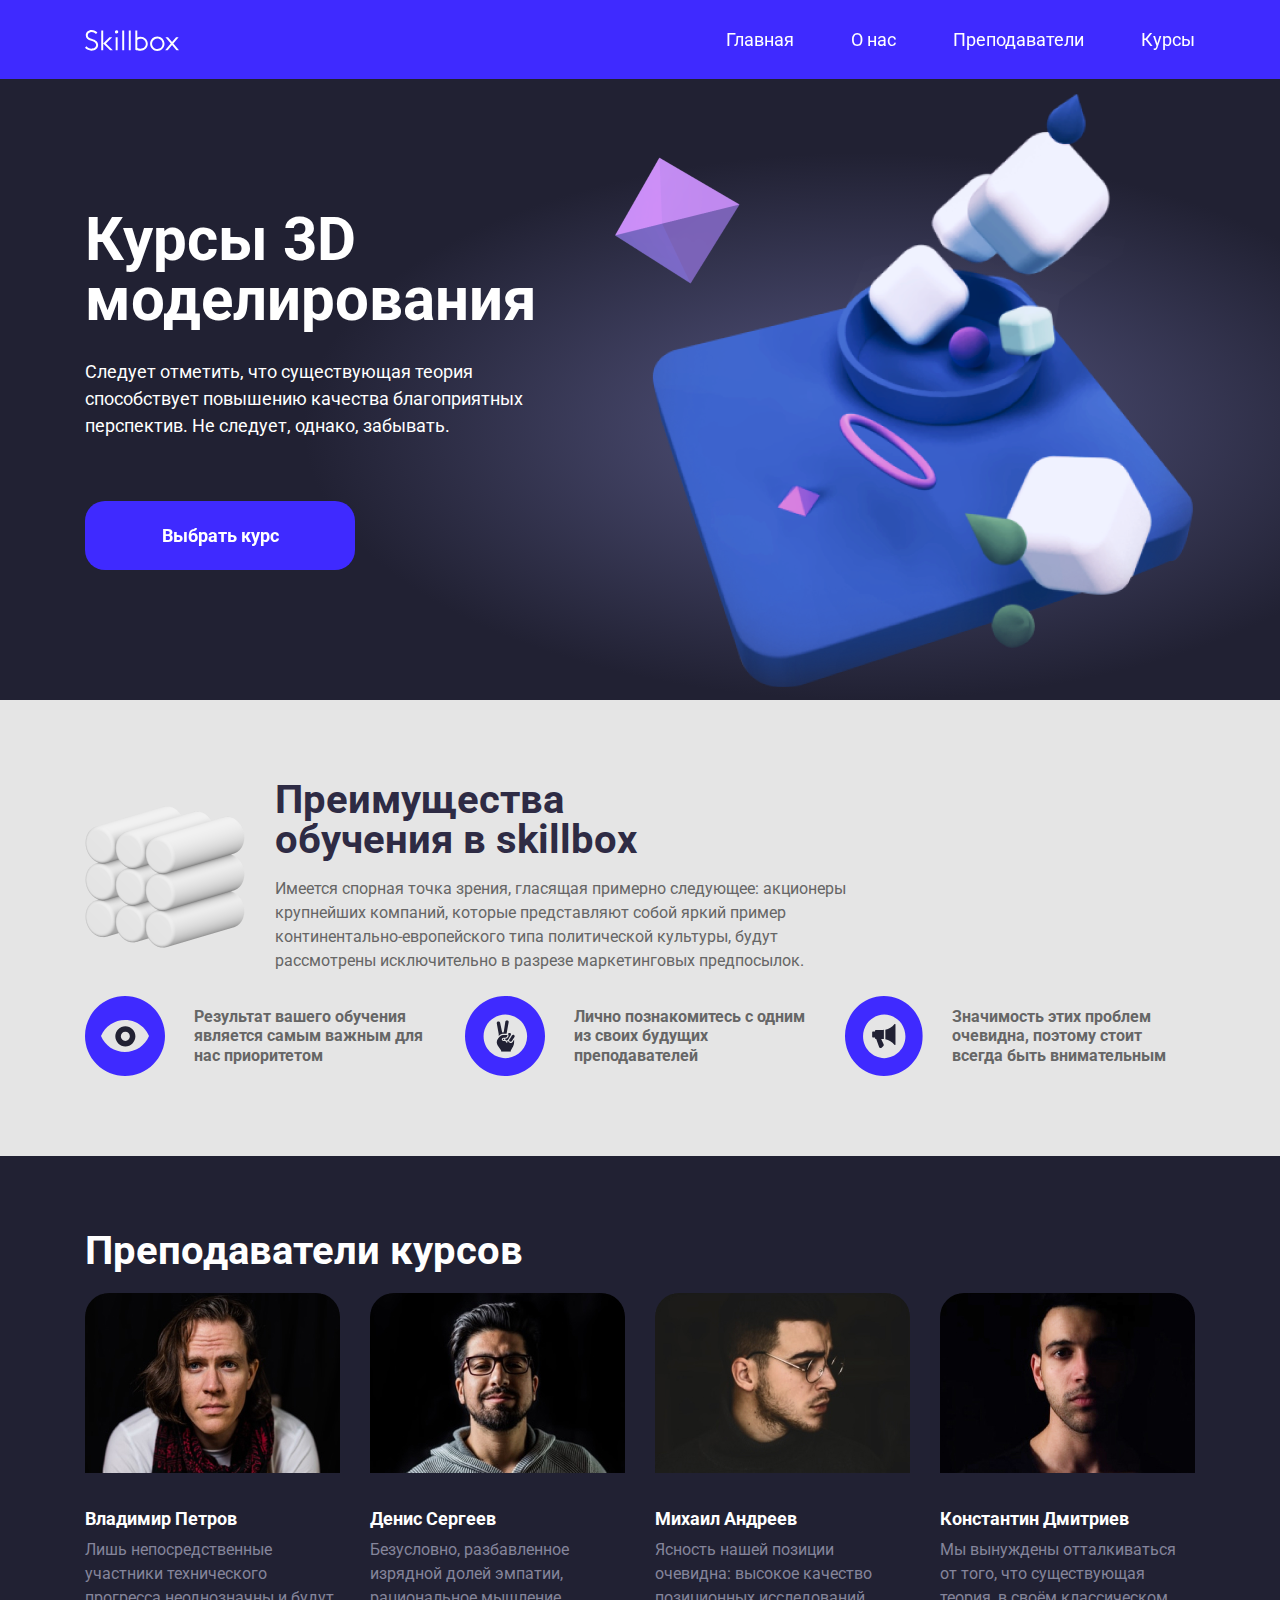
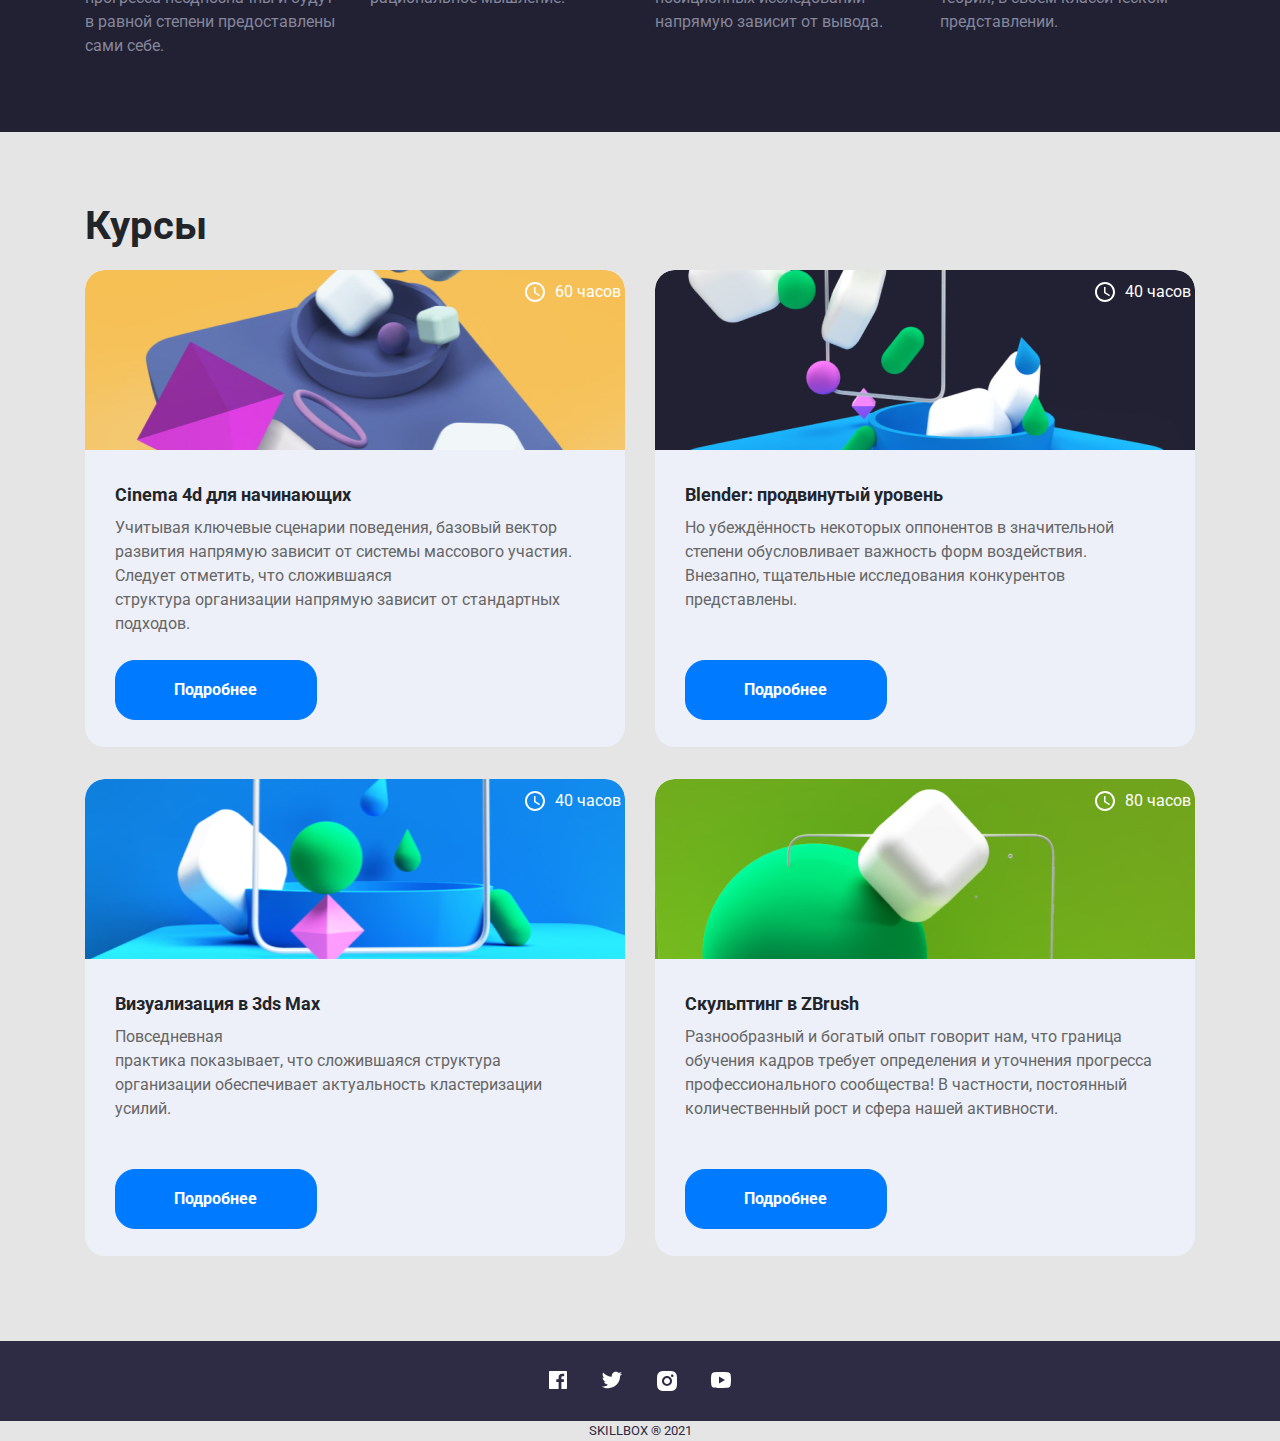
<file: Courses/index.html>
<!DOCTYPE html>
<html lang="ru">
<head>
    <meta charset="UTF-8">
    <meta http-equiv="X-UA-Compatible" content="IE=edge">
    <meta name="viewport" content="width=device-width, initial-scale=1.0">
    <title>Курсы 3D моделирования</title>
    <link rel="preconnect" href="https://fonts.googleapis.com">
    <link rel="preconnect" href="https://fonts.gstatic.com" crossorigin>
    <link href="https://fonts.googleapis.com/css2?family=Roboto:wght@400;700&display=swap" rel="stylesheet">
    <link rel="icon" href="img/svg/icon.svg">
    <link rel="stylesheet" href="css/normalize.css">
    <link href="css/hover-min.css" rel="stylesheet">
    <link rel="stylesheet" href="css/bootstrap.min.css">
    <link rel="stylesheet" href="css/style.css">
    <link rel="stylesheet" href="css/media.css">
</head>
<body>
    <header class="header">
      <div class="container">
        <div class="row">
          <div class="col-lg-12 header-container flex">
            <div class="nav-brand" aria-label="Логотип">
              <picture>
                <source srcset="./img/svg/logo-mobile.svg" media="(max-width: 426px)">
                <img src="./img/svg/logo.svg" alt="Логотип">
              </picture>
            </div>
            <nav class="header__nav">
              <ul class="navbar-nav nav__list">
                <li class="navbar-item nav__item"><a class="nav-link nav__link hvr-bob" href="#">Главная</a></li>
                <li class="navbar-item nav__item"><a class="nav-link nav__link hvr-bob" href="#">О нас</a></li>
                <li class="navbar-item nav__item"><a class="nav-link nav__link hvr-bob" href="#">Преподаватели</a></li>
                <li class="navbar-item nav__item"><a class="nav-link nav__link hvr-bob" href="#">Курсы</a></li>
              </ul>
            </nav>
            <div class="header-btn">
            <button class="btn-reset burger">
            <span class="burger__line"></span>
            <span class="burger__line"></span>
            <span class="burger__line"></span>
            </button>
            </div>
          </div>
        </div>
      </div>
    </header>
    
  <main>

    <section class="hero">
      <div class="hero-container container">
        <div class="row hero-row">
          <div class="col-xl-5 col-lg-5 col-md-6 col-sm-8 hero-container__text hero-text">
            <h1 class="hero-text__title">Курсы&nbsp;3D моделирования</h1>
            <p class="hero-text__descr">Следует отметить, что существующая теория способствует повышению качества благоприятных перспектив. Не&nbsp;следует, однако, забывать.</p>
            <button class="btn hero-text__btn hvr-float-shadow">Выбрать курс</button>
          </div>
          <div class="col-xl-7 col-lg-6 col-md-5 col-sm-5" aria-disabled="true">
            <picture>
              <source srcset="./img/png/Hero-img-tablet.png" media="(max-width: 992px)">
              <img class="hero-img" src="./img/png/Hero-img.png" alt="">
            </picture>
          </div>
        </div>
      </div>
    </section>

    <section class="advantage">
      <div class="container advantage-container">
        <div class="row advantage-row">
          <div class="col-lg-2 col-md-4 col-sm-4 col-xs-4">
            <img class="advantage-img" src="img/png/adv-img.png" alt="">
          </div>
          <div class="col-lg-7 col-md-8 col-sm-8 col-xs-8">
            <div class="row adv-text">
              <h2 class="advantages-title col-xl-8">Преимущества обучения в&nbsp;skillbox</h2>
              <p class="advantage-descr col-xl-11">Имеется спорная точка зрения, гласящая примерно следующее: акционеры крупнейших компаний, которые представляют собой яркий пример континентально-европейского типа политической культуры, будут рассмотрены исключительно в&nbsp;разрезе маркетинговых предпосылок.</p>
            </div>
          </div>
        </div>
        <div class="row">
          <div class="col-lg-4 col-md-4 col-sm-4 adv-card">
            <div class="adv-card__img">
              <img src="./img/svg/eye.svg" alt="">
            </div>
              <p class="adv-card__descr">Результат вашего обучения является самым важным для нас приоритетом</p>
          </div>
          <div class="adv-card col-lg-4 col-md-4 col-sm-4 adv-card">
            <div class="adv-card__img">
              <img src="./img/svg/fingers.svg" alt="">
            </div>
              <p class="adv-card__descr">Лично познакомитесь с&nbsp;одним из&nbsp;своих будущих преподавателей</p>
          </div>
            <div class="adv-card col-lg-4 col-md-4 col-sm-4 adv-card">
              <div class="adv-card__img">
                <img src="./img/svg/mouthpiece.svg" alt="">
              </div>
              <p class="adv-card__descr">Значимость этих проблем очевидна, поэтому стоит всегда быть внимательным</p>
            </div>
        </div>
      </div>
    </section>

    <section class="teachers">
      <div class="container teachers-container">
        <h2 class="teachers-title">Преподаватели курсов</h2>
        <div class="row">
          <ul class="teachers-list flex">
            <li class="teacher-card col-xl-3 col-lg-4 col-md-6 col-sm-6">
              <div class="teacher-card__img">
                <picture>
                  <source srcset="./img/jpg/teacher-1-mobile.jpg" media="(max-width: 426px)">
                  <source srcset="./img/jpg/teacher-1-tablet-sm.jpg" media="(max-width: 767px)">
                  <source srcset="./img/jpg/teacher-1-tablet.jpg" media="(max-width: 992px)">
                  <img class="teacher-card-photo" src="./img/jpg/teacher-1.jpg" alt="">
                </picture>
              </div>
            <h3 class="teacher-card__name">Владимир Петров</h3>
            <p class="teacher-card__quote">Лишь непосредственные участники технического прогресса неоднозначны и&nbsp;будут в&nbsp;равной степени предоставлены сами себе.</p>
            </li>
            <li class="teacher-card col-xl-3 col-lg-4 col-md-6 col-sm-6">
              <div class="teacher-card__img">
                <picture>
                  <source srcset="./img/jpg/teacher-2-mobile.jpg" media="(max-width: 426px)">
                  <source srcset="./img/jpg/teacher-2-tablet-sm.jpg" media="(max-width: 767px)">
                  <source srcset="./img/jpg/teacher-2-tablet.jpg" media="(max-width: 992px)">
                  <img class="teacher-card-photo" src="./img/jpg/teacher-2.jpg" alt="">
                </picture>
              </div>
            <h3 class="teacher-card__name">Денис Сергеев</h3>
            <p class="teacher-card__quote">Безусловно, разбавленное изрядной долей эмпатии, рациональное мышление.</p>
            </li>
            <li class="teacher-card col-xl-3 col-lg-4 col-md-6 col-sm-6">
              <div class="teacher-card__img">
                <picture>
                  <source srcset="./img/jpg/teacher-3-mobile.jpg" media="(max-width: 426px)">
                  <source srcset="./img/jpg/teacher-3-tablet-sm.jpg" media="(max-width: 767px)">
                  <source srcset="./img/jpg/teacher-3-tablet.jpg" media="(max-width: 992px)">
                  <img class="teacher-card-photo" src="./img/jpg/teacher-3.jpg" alt="">
                </picture>
              </div>
            <h3 class="teacher-card__name">Михаил Андреев</h3>
            <p class="teacher-card__quote">Ясность нашей позиции очевидна: высокое качество позиционных исследований напрямую зависит от&nbsp;вывода.</p>
            </li>
            <li class="teacher-card col-xl-3 col-lg-4 col-md-6 col-sm-6">
              <div class="teacher-card__img">
                <picture>
                  <source srcset="./img/jpg/teacher-4-mobile.jpg" media="(max-width: 426px)">
                  <source srcset="./img/jpg/teacher-4-tablet-sm.jpg" media="(max-width: 767px)">
                  <source srcset="./img/jpg/teacher-4-tablet.jpg" media="(max-width: 992px)">
                  <img class="teacher-card-photo" src="./img/jpg/teacher-4.jpg" alt="">
                </picture>
              </div>
            <h3 class="teacher-card__name">Константин Дмитриев</h3>
            <p class="teacher-card__quote">Мы вынуждены отталкиваться от того, что существующая теория, в своём классическом представлении.</p>
            </li>
          </ul>
        </div>
      </div>
    </section>

    <section class="courses">
      <div class="container courses-container">
        <h2 class="courses-title">Курсы</h2>
        <div class="row">

        <div class="col-lg-6 col-md-6 col-sm-6 card-margin">
          <div class="course-card course-img course-card-1__img">
          <div class="course-card__hours">
            <span class="clock-face"><svg width="24" height="24" viewBox="0 0 24 24" fill="none" xmlns="http://www.w3.org/2000/svg">
              <g clip-path="url(#clip0_51_89)">
              <path d="M11.99 2C6.47 2 2 6.48 2 12C2 17.52 6.47 22 11.99 22C17.52 22 22 17.52 22 12C22 6.48 17.52 2 11.99 2ZM12 20C7.58 20 4 16.42 4 12C4 7.58 7.58 4 12 4C16.42 4 20 7.58 20 12C20 16.42 16.42 20 12 20Z" fill="white"/>
              <path d="M12.5 7H11V13L16.25 16.15L17 14.92L12.5 12.25V7Z" fill="white"/>
              </g>
              <defs>
              <clippath id="clip0_51_89">
              <rect width="24" height="24" fill="white"/>
              </clippath>
              </defs>
              </svg></span>
            <span class="clock-hours">60 часов</span>
          </div>
          <div class="course-article">
          <h4 class="course-article__title">Cinema 4d&nbsp;для начинающих</h4>
          <p class="course-article__text">Учитывая ключевые сценарии поведения, базовый вектор развития напрямую зависит от&nbsp;системы массового участия. Следует отметить, что сложившаяся <br> структура организации напрямую зависит от стандартных подходов.</p>
          </div>
          <button class="btn btn-primary course-card__btn">Подробнее</button>
        </div>
        </div>

        <div class="col-lg-6 col-md-6 col-sm-6 card-margin">
          <div class="course-card course-img course-card-2__img">
          <div class="course-card__hours">
            <span class="clock-face"><svg width="24" height="24" viewBox="0 0 24 24" fill="none" xmlns="http://www.w3.org/2000/svg">
              <g clip-path="url(#clip0_51_89)">
              <path d="M11.99 2C6.47 2 2 6.48 2 12C2 17.52 6.47 22 11.99 22C17.52 22 22 17.52 22 12C22 6.48 17.52 2 11.99 2ZM12 20C7.58 20 4 16.42 4 12C4 7.58 7.58 4 12 4C16.42 4 20 7.58 20 12C20 16.42 16.42 20 12 20Z" fill="white"/>
              <path d="M12.5 7H11V13L16.25 16.15L17 14.92L12.5 12.25V7Z" fill="white"/>
              </g>
              <defs>
              <clippath id="clip0_51_89">
              <rect width="24" height="24" fill="white"/>
              </clippath>
              </defs>
              </svg></span>
            <span class="clock-hours">40 часов</span>
          </div>
          <div class="course-article">
          <h4 class="course-article__title">Blender: продвинутый уровень</h4>
          <p class="course-article__text">Но&nbsp;убеждённость некоторых оппонентов в&nbsp;значительной <br> степени обусловливает важность форм воздействия. <br> Внезапно, тщательные исследования конкурентов представлены.</p>
          </div>
          <button class="btn btn-primary course-card__btn">Подробнее</button>
        </div>
        </div>

        <div class="col-lg-6 col-md-6 col-sm-6 card-margin">
          <div class="course-card course-img course-card-3__img">
          <div class="course-card__hours">
            <span class="clock-face"><svg width="24" height="24" viewBox="0 0 24 24" fill="none" xmlns="http://www.w3.org/2000/svg">
              <g clip-path="url(#clip0_51_89)">
              <path d="M11.99 2C6.47 2 2 6.48 2 12C2 17.52 6.47 22 11.99 22C17.52 22 22 17.52 22 12C22 6.48 17.52 2 11.99 2ZM12 20C7.58 20 4 16.42 4 12C4 7.58 7.58 4 12 4C16.42 4 20 7.58 20 12C20 16.42 16.42 20 12 20Z" fill="white"/>
              <path d="M12.5 7H11V13L16.25 16.15L17 14.92L12.5 12.25V7Z" fill="white"/>
              </g>
              <defs>
              <clippath id="clip0_51_89">
              <rect width="24" height="24" fill="white"/>
              </clippath>
              </defs>
              </svg></span>
            <span class="clock-hours">40 часов</span>
          </div>
          <div class="course-article">
          <h4 class="course-article__title">Визуализация в 3ds&nbsp;Max</h4>
          <p class="course-article__text">Повседневная <br> практика показывает, что сложившаяся структура организации обеспечивает актуальность кластеризации усилий.</p>
          </div>
          <button class="btn btn-primary course-card__btn">Подробнее</button>
        </div>
        </div>

        <div class="col-lg-6 col-md-6 col-sm-6 card-margin">
          <div class="course-card course-img course-card-4__img">
          <div class="course-card__hours">
            <span class="clock-face"><svg width="24" height="24" viewBox="0 0 24 24" fill="none" xmlns="http://www.w3.org/2000/svg">
              <g clip-path="url(#clip0_51_89)">
              <path d="M11.99 2C6.47 2 2 6.48 2 12C2 17.52 6.47 22 11.99 22C17.52 22 22 17.52 22 12C22 6.48 17.52 2 11.99 2ZM12 20C7.58 20 4 16.42 4 12C4 7.58 7.58 4 12 4C16.42 4 20 7.58 20 12C20 16.42 16.42 20 12 20Z" fill="white"/>
              <path d="M12.5 7H11V13L16.25 16.15L17 14.92L12.5 12.25V7Z" fill="white"/>
              </g>
              <defs>
              <clippath id="clip0_51_89">
              <rect width="24" height="24" fill="white"/>
              </clippath>
              </defs>
              </svg></span>
            <span class="clock-hours">80 часов</span>
          </div>
          <div class="course-article">
          <h4 class="course-article__title">Скульптинг в&nbsp;ZBrush</h4>
          <p class="course-article__text">Разнообразный и богатый опыт говорит нам, что граница обучения кадров требует определения и уточнения прогресса профессионального сообщества! В частности, постоянный количественный рост и сфера нашей активности.</p>
          </div>
          <button class="btn btn-primary course-card__btn">Подробнее</button>
        </div>
        </div>

      </div>
      </div>
    </section>
    </main>

    <footer>
      <section class="footer">
        <div class="footer-up">
          <div class="social-net container">
            <div class="row">
              <ul class="social-net__list col-xl-12">
                <li class="social-item"><a href="#"><svg width="18" height="18" viewBox="0 0 18 18" fill="none" xmlns="http://www.w3.org/2000/svg">
                <path d="M12.402 18V11.034H14.735L15.084 8.326H12.402V6.598C12.402 5.814 12.62 5.279 13.744 5.279H15.178V2.857C14.4838 2.78334 13.7861 2.74762 13.088 2.75C11.021 2.75 9.606 4.012 9.606 6.33V8.326H7.268V11.034H9.606V18H1C0.734784 18 0.48043 17.8946 0.292893 17.7071C0.105357 17.5196 0 17.2652 0 17V1C0 0.734784 0.105357 0.48043 0.292893 0.292893C0.48043 0.105357 0.734784 0 1 0H17C17.2652 0 17.5196 0.105357 17.7071 0.292893C17.8946 0.48043 18 0.734784 18 1V17C18 17.2652 17.8946 17.5196 17.7071 17.7071C17.5196 17.8946 17.2652 18 17 18H12.402Z" fill="white"/>
                </svg></a></li>
                <li class="social-item"><a href="#"><svg width="22" height="18" viewBox="0 0 22 18" fill="none" xmlns="http://www.w3.org/2000/svg">
                <path d="M21.1621 2.65593C20.3986 2.99362 19.589 3.2154 18.7601 3.31393C19.6338 2.79136 20.2878 1.96894 20.6001 0.999927C19.7801 1.48793 18.8811 1.82993 17.9441 2.01493C17.3147 1.34151 16.4804 0.89489 15.571 0.744511C14.6616 0.594133 13.728 0.748418 12.9153 1.18338C12.1026 1.61834 11.4564 2.30961 11.0772 3.14972C10.6979 3.98983 10.6068 4.93171 10.8181 5.82893C9.15516 5.74558 7.52838 5.31345 6.04334 4.56059C4.55829 3.80773 3.24818 2.75097 2.19805 1.45893C1.82634 2.09738 1.63101 2.82315 1.63205 3.56193C1.63205 5.01193 2.37005 6.29293 3.49205 7.04293C2.82806 7.02202 2.17869 6.84271 1.59805 6.51993V6.57193C1.59825 7.53763 1.93242 8.47354 2.5439 9.22099C3.15538 9.96843 4.00653 10.4814 4.95305 10.6729C4.33667 10.84 3.69036 10.8646 3.06305 10.7449C3.32992 11.5762 3.85006 12.3031 4.55064 12.824C5.25123 13.3449 6.09718 13.6337 6.97005 13.6499C6.10253 14.3313 5.10923 14.8349 4.04693 15.1321C2.98464 15.4293 1.87418 15.5142 0.779053 15.3819C2.69075 16.6114 4.91615 17.264 7.18905 17.2619C14.8821 17.2619 19.0891 10.8889 19.0891 5.36193C19.0891 5.18193 19.0841 4.99993 19.0761 4.82193C19.8949 4.23009 20.6017 3.49695 21.1631 2.65693L21.1621 2.65593Z" fill="white"/>
                </svg></a></li>
                <li class="social-item"><a href="#"><svg width="20" height="20" viewBox="0 0 20 20" fill="none" xmlns="http://www.w3.org/2000/svg">
                <path d="M10 0C12.717 0 13.056 0.00999994 14.122 0.0599999C15.187 0.11 15.912 0.277 16.55 0.525C17.21 0.779 17.766 1.123 18.322 1.678C18.8305 2.1779 19.224 2.78259 19.475 3.45C19.722 4.087 19.89 4.813 19.94 5.878C19.987 6.944 20 7.283 20 10C20 12.717 19.99 13.056 19.94 14.122C19.89 15.187 19.722 15.912 19.475 16.55C19.2247 17.2178 18.8311 17.8226 18.322 18.322C17.822 18.8303 17.2173 19.2238 16.55 19.475C15.913 19.722 15.187 19.89 14.122 19.94C13.056 19.987 12.717 20 10 20C7.283 20 6.944 19.99 5.878 19.94C4.813 19.89 4.088 19.722 3.45 19.475C2.78233 19.2245 2.17753 18.8309 1.678 18.322C1.16941 17.8222 0.775931 17.2175 0.525 16.55C0.277 15.913 0.11 15.187 0.0599999 14.122C0.0129999 13.056 0 12.717 0 10C0 7.283 0.00999994 6.944 0.0599999 5.878C0.11 4.812 0.277 4.088 0.525 3.45C0.775236 2.78218 1.1688 2.17732 1.678 1.678C2.17767 1.16923 2.78243 0.775729 3.45 0.525C4.088 0.277 4.812 0.11 5.878 0.0599999C6.944 0.0129999 7.283 0 10 0ZM10 5C8.67392 5 7.40215 5.52678 6.46447 6.46447C5.52678 7.40215 5 8.67392 5 10C5 11.3261 5.52678 12.5979 6.46447 13.5355C7.40215 14.4732 8.67392 15 10 15C11.3261 15 12.5979 14.4732 13.5355 13.5355C14.4732 12.5979 15 11.3261 15 10C15 8.67392 14.4732 7.40215 13.5355 6.46447C12.5979 5.52678 11.3261 5 10 5ZM16.5 4.75C16.5 4.41848 16.3683 4.10054 16.1339 3.86612C15.8995 3.6317 15.5815 3.5 15.25 3.5C14.9185 3.5 14.6005 3.6317 14.3661 3.86612C14.1317 4.10054 14 4.41848 14 4.75C14 5.08152 14.1317 5.39946 14.3661 5.63388C14.6005 5.8683 14.9185 6 15.25 6C15.5815 6 15.8995 5.8683 16.1339 5.63388C16.3683 5.39946 16.5 5.08152 16.5 4.75ZM10 7C10.7956 7 11.5587 7.31607 12.1213 7.87868C12.6839 8.44129 13 9.20435 13 10C13 10.7956 12.6839 11.5587 12.1213 12.1213C11.5587 12.6839 10.7956 13 10 13C9.20435 13 8.44129 12.6839 7.87868 12.1213C7.31607 11.5587 7 10.7956 7 10C7 9.20435 7.31607 8.44129 7.87868 7.87868C8.44129 7.31607 9.20435 7 10 7Z" fill="white"/>
                </svg></a></li>
                <li class="social-item"><a href="#"><svg width="20" height="16" viewBox="0 0 20 16" fill="none" xmlns="http://www.w3.org/2000/svg">
                <path d="M19.543 2.498C20 4.28 20 8 20 8C20 8 20 11.72 19.543 13.502C19.289 14.487 18.546 15.262 17.605 15.524C15.896 16 10 16 10 16C10 16 4.107 16 2.395 15.524C1.45 15.258 0.708 14.484 0.457 13.502C2.98023e-08 11.72 0 8 0 8C0 8 2.98023e-08 4.28 0.457 2.498C0.711 1.513 1.454 0.738 2.395 0.476C4.107 -1.78814e-07 10 0 10 0C10 0 15.896 -1.78814e-07 17.605 0.476C18.55 0.742 19.292 1.516 19.543 2.498ZM8 11.5L14 8L8 4.5V11.5Z" fill="white"/>
                </svg>
                </a></li>
              </ul>
            </div>
          </div>
        </div>
      <div class="footer-down">
      <div class="footer-skillbox">
        <span>SKILLBOX ® 2021</span>
      </div>
      </div>
      </section>
    </footer>
    <script src = "./js/index.js"></script>
    
</body>
</html>
</file>
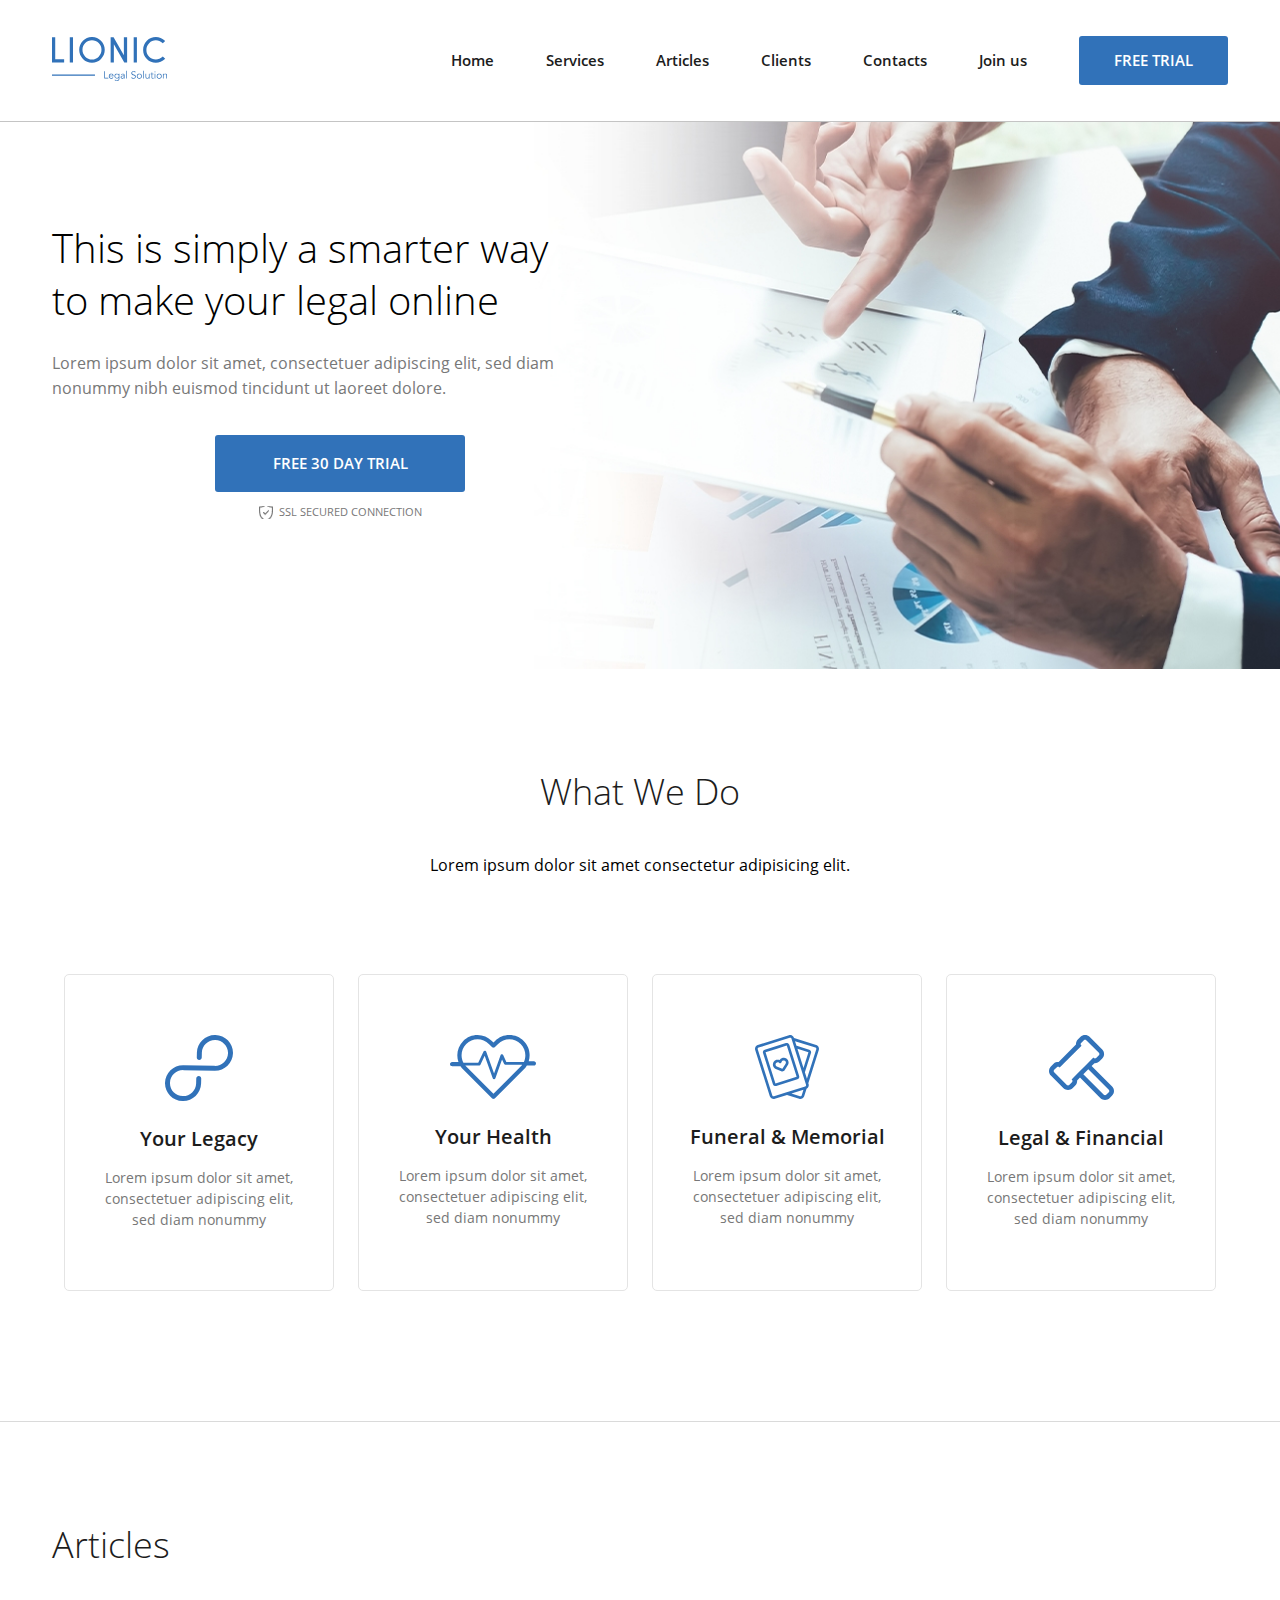
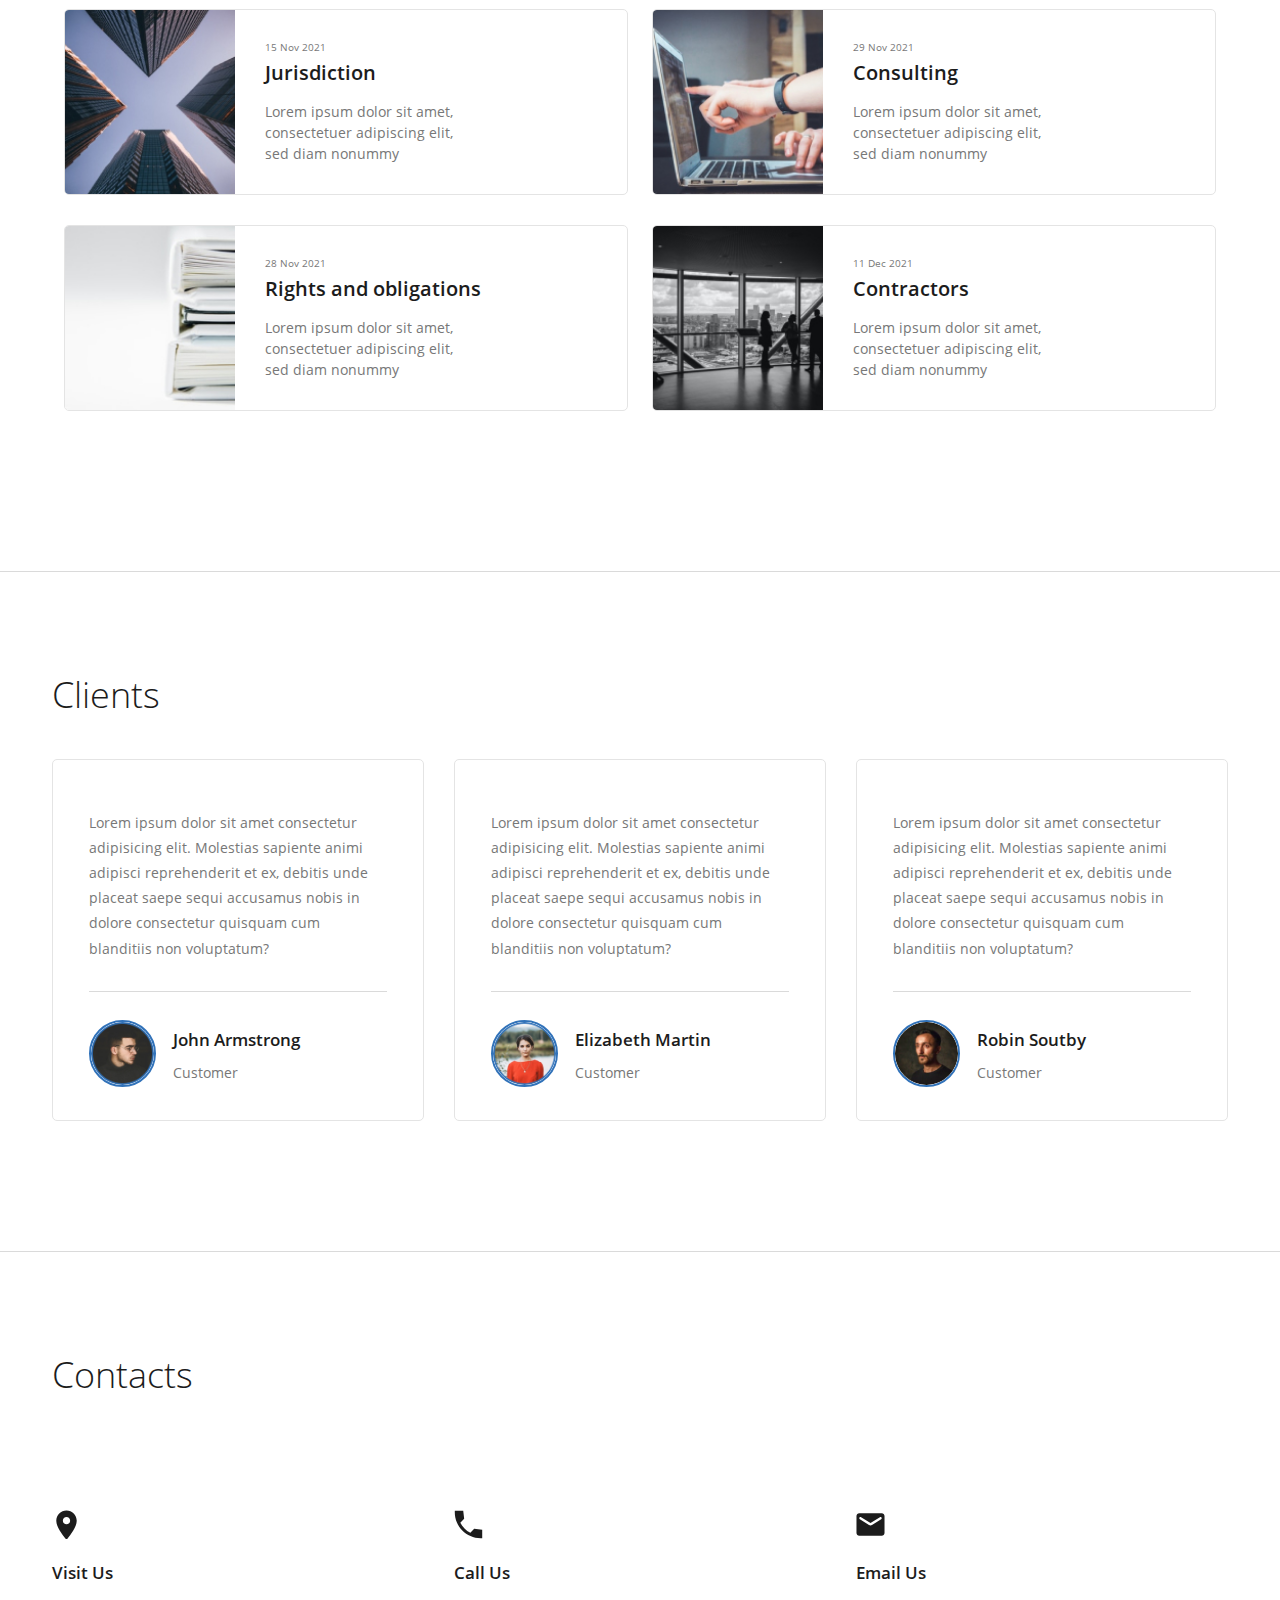
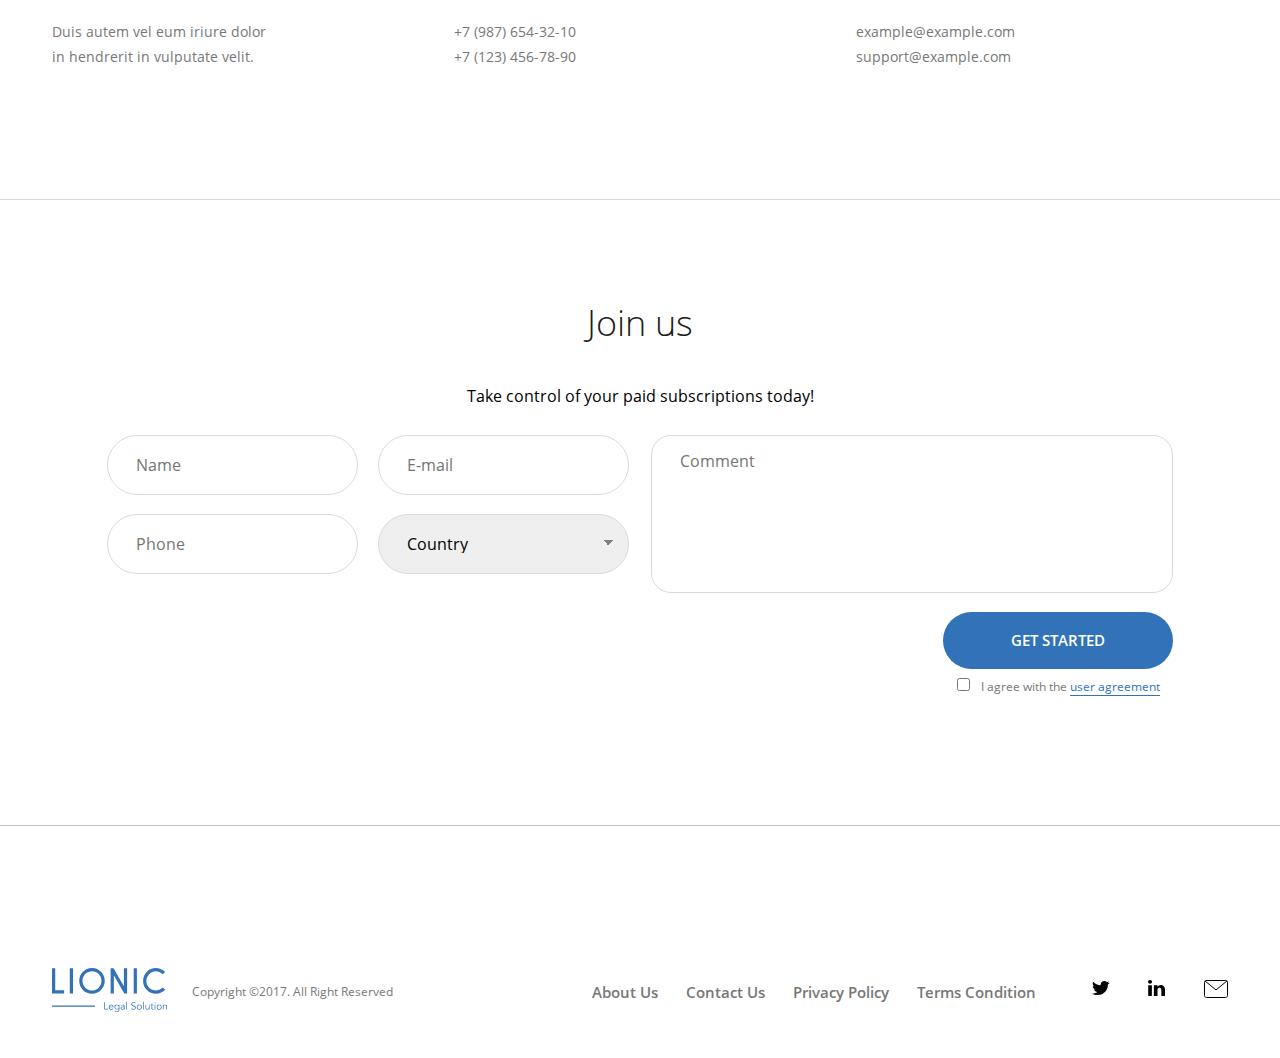
<file: Lionic/index.html>
<!DOCTYPE html>
<html lang="en">
  <head>
    <meta charset="UTF-8" />
    <meta name="viewport" content="width=device-width, initial-scale=1.0" />
    <title>Lionic</title>
    <link rel="stylesheet" href="css/normalize.css" />
    <link rel="stylesheet" href="css/bootstrap-grid.min.css" />
    <link rel="stylesheet" href="css/style.css" />
    <link rel="stylesheet" href="css/media.css" />
  </head>
  <body>
    <header class="header" id="home">
      <div class="header__container container flex">
        <a href="#" class="header__logo">
          <img src="img/Vector.svg" alt="Logo" />
        </a>
        <nav class="nav header__nav">
          <ul class="nav__list list-reset flex">
            <li class="nav__item">
              <a href="#home" class="nav__link">Home</a>
            </li>
            <li class="nav__item">
              <a href="#services" class="nav__link">Services</a>
            </li>
            <li class="nav__item">
              <a href="#articles" class="nav__link">Articles</a>
            </li>
            <li class="nav__item">
              <a href="#clients" class="nav__link">Clients</a>
            </li>
            <li class="nav__item">
              <a href="#contacts" class="nav__link">Contacts</a>
            </li>
            <li class="nav__item">
              <a href="#join-us" class="nav__link">Join us</a>
            </li>
          </ul>
        </nav>
        <button class="header__btn btn btn-reset">Free trial</button>
        <button class="btn-reset burger">
          <span class="burger__line"></span>
          <span class="burger__line"></span>
          <span class="burger__line"></span>
        </button>
      </div>
    </header>
    <main class="main">
      <section id="hero" class="hero">
        <div class="container">
          <div class="row">
            <div class="col-lg-6 col-md-6 col-sm-12">
              <h1 class="hero__title">
                This is&nbsp;simply a&nbsp;smarter way to&nbsp;make your legal
                online
              </h1>
              <p class="hero__descr">
                Lorem ipsum dolor sit amet, consectetuer adipiscing elit, sed
                diam nonummy nibh euismod tincidunt ut&nbsp;laoreet dolore.
              </p>
              <div class="hero__wrapper flex">
                <button class="btn hero__btn btn-reset">
                  FREE 30&nbsp;DAY TRIAL
                </button>
                <span class="hero__secure"> SSL secured connection </span>
              </div>
            </div>
          </div>
        </div>
      </section>
      <section id="what-we-do">
        <div class="container">
          <h2 class="section-title services__title">What We Do</h2>
          <p class="section-descr services__descr">
            Lorem ipsum dolor sit amet consectetur adipisicing elit.
          </p>
        </div>
      </section>

      <section id="services" class="services section-offset">
        <div class="container">
          <ul class="row list-reset">
            <li class="col-lg-3 col-sm-12 col-md-6 d-flex align-items-stretch">
              <div class="service-item flex">
                <svg
                  class="service-item__icon"
                  width="68"
                  height="66"
                  viewbox="0 0 68 66"
                  fill="none"
                  xmlns="http://www.w3.org/2000/svg"
                >
                  <path
                    class="service-item__icon"
                    d="M50.393 0.00398661C40.438 -0.212013 32.146 7.63799 31.9 17.512L31.776 22.483C31.742 23.839 32.833 24.973 34.2 25.003C35.567 25.032 36.713 23.947 36.746 22.591L36.871 17.62C37.049 10.471 43.062 4.77799 50.271 4.93399C57.478 5.09099 63.201 11.038 63.023 18.187C62.844 25.335 56.831 31.029 49.623 30.872L18.5 30.197C8.54499 29.981 0.252987 37.831 0.00698678 47.705C-0.240013 57.579 7.65099 65.78 17.607 65.995C27.562 66.211 35.854 58.362 36.1 48.488L36.223 43.572C36.257 42.215 35.166 41.082 33.799 41.052C32.432 41.022 31.286 42.108 31.252 43.464L31.129 48.38C30.951 55.529 24.938 61.222 17.729 61.066C10.522 60.909 4.79899 54.962 4.97699 47.813C5.15599 40.664 11.169 34.971 18.377 35.127L49.5 35.802C59.456 36.018 67.747 28.169 67.994 18.295C68.24 8.41999 60.349 0.219987 50.394 0.00498661L50.393 0.00398661Z"
                    fill="none"
                  />
                </svg>
                <h3 class="service-item__title">Your Legacy</h3>
                <p class="service-item__descr">
                  Lorem ipsum dolor sit amet, consectetuer adipiscing elit, sed
                  diam nonummy
                </p>
              </div>
            </li>
            <li class="col-lg-3 col-sm-12 col-md-6 d-flex align-items-stretch">
              <div class="service-item flex">
                <svg
                  class="service-item__icon"
                  width="86"
                  height="64"
                  viewbox="0 0 86 64"
                  fill="none"
                  xmlns="http://www.w3.org/2000/svg"
                >
                  <path
                    class="service-item__icon"
                    d="M79.622 20.272C79.622 22.336 79.316 24.352 78.726 26.27H83.868C85.045 26.27 86 27.227 86 28.406C86 29.586 85.045 30.541 83.868 30.541H77.47C77.268 30.541 77.073 30.513 76.888 30.461C76.0053 31.9743 74.9311 33.3675 73.692 34.606L44.972 63.374C44.7741 63.5725 44.539 63.73 44.2802 63.8375C44.0213 63.9449 43.7438 64.0002 43.4635 64.0002C43.1832 64.0002 42.9057 63.9449 42.6468 63.8375C42.388 63.73 42.1529 63.5725 41.955 63.374L13.233 34.606C12.1963 33.5688 11.2752 32.422 10.486 31.186C10.315 31.23 10.136 31.254 9.95 31.254H2.132C1.85176 31.2537 1.57431 31.1983 1.31551 31.0908C1.0567 30.9833 0.821595 30.8259 0.623621 30.6276C0.425646 30.4292 0.268677 30.1938 0.161676 29.9348C0.0546755 29.6758 -0.000261829 29.3983 9.38171e-07 29.118C9.38171e-07 27.938 0.955001 26.982 2.132 26.982H8.447C5.965 19.861 7.56 11.618 13.233 5.93801C15.1066 4.05015 17.3363 2.55313 19.793 1.5338C22.2497 0.514473 24.8843 -0.00687342 27.544 1.15198e-05C32.95 1.15198e-05 38.034 2.10901 41.856 5.93801L43.463 7.54701L45.07 5.93701C46.9438 4.04921 49.1737 2.55231 51.6306 1.53315C54.0874 0.513987 56.7222 -0.0071368 59.382 1.15198e-05C62.0417 -0.00681806 64.6763 0.514553 67.133 1.53388C69.5896 2.55321 71.8194 4.0502 73.693 5.93801C75.5791 7.8172 77.0741 10.0515 78.0918 12.5117C79.1094 14.972 79.6295 17.6096 79.622 20.272ZM70.678 8.95701C69.1987 7.46697 67.4383 6.28548 65.4989 5.48108C63.5595 4.67667 61.4796 4.26536 59.38 4.27101C57.2807 4.26563 55.2012 4.67706 53.2622 5.48146C51.3231 6.28586 49.563 7.46721 48.084 8.95701L44.969 12.077C44.7713 12.2754 44.5364 12.4329 44.2777 12.5403C44.019 12.6478 43.7416 12.7031 43.4615 12.7031C43.1814 12.7031 42.904 12.6478 42.6453 12.5403C42.3866 12.4329 42.1517 12.2754 41.954 12.077L38.84 8.95701C37.3608 7.46718 35.6005 6.28582 33.6613 5.48142C31.7221 4.67703 29.6424 4.26561 27.543 4.27101C25.4437 4.26546 23.3642 4.67682 21.4251 5.48123C19.486 6.28564 17.7259 7.46708 16.247 8.95701C11.173 14.04 10.232 21.718 13.425 27.763H28.236L33.538 16.479C33.783 15.959 34.277 15.634 34.891 15.663C35.1717 15.6764 35.4421 15.7726 35.6681 15.9396C35.8942 16.1065 36.0657 16.3367 36.161 16.601L44.051 38.487L50.542 20.168C50.6364 19.9007 50.8086 19.6678 51.0365 19.4992C51.2643 19.3306 51.5374 19.2341 51.8206 19.2221C52.1038 19.21 52.3842 19.283 52.6255 19.4316C52.8669 19.5802 53.0583 19.7977 53.175 20.056L56.351 27.051H73.852C76.612 21.125 75.554 13.842 70.677 8.95701H70.678ZM16.248 31.586L43.463 58.844L70.678 31.586C71.2253 31.038 71.7323 30.4512 72.195 29.83H55.736C55.179 29.83 54.373 29.573 54.143 29.064L52.046 24.444L45.404 43.189C45.204 43.755 44.67 44.135 44.069 44.136H44.066C43.466 44.136 42.933 43.76 42.729 43.196L34.653 20.798L30.426 29.794C30.192 30.292 29.99 30.541 29.439 30.541H15.293C15.593 30.901 15.912 31.249 16.248 31.586Z"
                    fill="none"
                  />
                </svg>
                <h3 class="service-item__title">Your Health</h3>
                <p class="service-item__descr">
                  Lorem ipsum dolor sit amet, consectetuer adipiscing elit, sed
                  diam nonummy
                </p>
              </div>
            </li>
            <li class="col-lg-3 col-sm-12 col-md-6 d-flex align-items-stretch">
              <div class="service-item flex">
                <svg
                  class="service-item__icon"
                  width="64"
                  height="64"
                  viewbox="0 0 64 64"
                  fill="none"
                  xmlns="http://www.w3.org/2000/svg"
                >
                  <path
                    class="service-item__icon"
                    d="M63.8101 15.073L53.3321 48.146L53.5791 48.926C53.7393 49.4264 53.7986 49.9537 53.7536 50.4772C53.7086 51.0008 53.5603 51.5102 53.3171 51.976C52.9241 52.732 52.3171 53.329 51.5701 53.704L51.5611 53.737L49.1941 61.207C48.8722 62.2171 48.1632 63.0585 47.2223 63.5469C46.2815 64.0354 45.1853 64.131 44.1741 63.813L32.0001 59.957L19.8261 63.813C18.8148 64.131 17.7187 64.0354 16.7778 63.5469C15.8369 63.0585 15.1279 62.2171 14.8061 61.207L0.188058 15.074C0.0280711 14.5735 -0.0310613 14.0462 0.0140824 13.5227C0.0592262 12.9991 0.20775 12.4897 0.451058 12.024C0.69167 11.5566 1.02267 11.1416 1.42487 10.8031C1.82706 10.4646 2.29245 10.2093 2.79406 10.052L33.9431 0.187C34.9542 -0.131631 36.0504 -0.0363451 36.9915 0.451969C37.9325 0.940283 38.6415 1.78178 38.9631 2.792L39.0401 3.034C39.0491 3.036 39.0581 3.037 39.0661 3.04L61.2061 10.053C61.7073 10.2103 62.1723 10.4654 62.5743 10.8035C62.9763 11.1417 63.3073 11.5561 63.5481 12.023C64.0401 12.973 64.1331 14.055 63.8101 15.073ZM48.4441 54.75L36.4161 58.559L44.9781 61.271C45.3153 61.3777 45.6811 61.3463 45.9951 61.1835C46.3092 61.0208 46.5458 60.7401 46.6531 60.403L48.4441 54.75ZM51.0371 49.732L36.4211 3.598C36.3142 3.26106 36.078 2.98029 35.7644 2.81736C35.4507 2.65442 35.0852 2.62264 34.7481 2.729L3.60006 12.595C3.26006 12.702 2.98306 12.935 2.81906 13.252C2.73787 13.4073 2.68829 13.5771 2.67319 13.7517C2.65808 13.9263 2.67775 14.1021 2.73106 14.269L17.3471 60.402C17.5691 61.103 18.3201 61.492 19.0211 61.271L31.5611 57.299C31.5891 57.289 31.6171 57.279 31.6461 57.272L50.1691 51.405C50.5091 51.298 50.7861 51.065 50.9491 50.748C51.1141 50.432 51.1451 50.071 51.0371 49.731V49.732ZM48.4971 32.885L53.4461 17.265L42.4451 13.781L48.4971 32.885ZM61.1801 13.25C61.0998 13.0945 60.9896 12.9565 60.8557 12.8439C60.7218 12.7313 60.567 12.6464 60.4001 12.594L40.0231 6.14L41.4691 10.701C41.5571 10.711 41.6451 10.729 41.7321 10.757L54.2501 14.722C54.5841 14.8269 54.894 14.9969 55.1619 15.2223C55.4299 15.4477 55.6505 15.7239 55.8111 16.035C55.9734 16.3456 56.0726 16.6852 56.1028 17.0344C56.133 17.3835 56.0937 17.7352 55.9871 18.069L49.8951 37.297L51.9331 43.731L61.2681 14.267C61.3751 13.927 61.3441 13.567 61.1801 13.25ZM30.9401 23.336C31.5152 23.6323 32.0259 24.0398 32.4425 24.5349C32.8591 25.0299 33.1733 25.6027 33.3671 26.22C33.5725 26.8654 33.633 27.5483 33.5443 28.2198C33.4557 28.8913 33.22 29.535 32.8541 30.105L29.6411 35.126C29.3916 35.5142 29.0489 35.8336 28.6441 36.0552C28.2393 36.2767 27.7855 36.3932 27.3241 36.394C26.9701 36.394 26.6161 36.326 26.2841 36.19L20.7651 33.936C20.1378 33.6806 19.5745 33.29 19.1154 32.792C18.6563 32.2941 18.3127 31.701 18.1091 31.055C17.9119 30.4388 17.8389 29.7897 17.8943 29.1451C17.9498 28.5006 18.1326 27.8734 18.4321 27.3C18.7284 26.7249 19.1359 26.2142 19.631 25.7976C20.126 25.3811 20.6988 25.0668 21.3161 24.873C22.3839 24.5378 23.5338 24.5745 24.5781 24.977C25.1998 24.0462 26.1189 23.3539 27.1851 23.013C27.8013 22.8161 28.4504 22.7433 29.0949 22.7987C29.7394 22.8541 30.3665 23.0368 30.9401 23.336ZM30.8251 27.025C30.7361 26.742 30.5919 26.4795 30.4009 26.2526C30.2098 26.0257 29.9757 25.8389 29.7121 25.703C29.4491 25.5656 29.1615 25.4818 28.8659 25.4564C28.5703 25.431 28.2726 25.4645 27.9901 25.555C27.6178 25.6716 27.2823 25.8833 27.0168 26.1692C26.7513 26.455 26.565 26.8051 26.4761 27.185C26.4221 27.4083 26.3114 27.6139 26.1547 27.7819C25.998 27.9499 25.8006 28.0747 25.5816 28.1441C25.3626 28.2135 25.1294 28.2251 24.9045 28.178C24.6797 28.1309 24.4708 28.0265 24.2981 27.875C24.0064 27.6158 23.6523 27.4371 23.2705 27.3565C22.8888 27.2758 22.4926 27.296 22.1211 27.415C21.838 27.5042 21.5755 27.6487 21.3488 27.8401C21.122 28.0315 20.9355 28.266 20.8001 28.53C20.6627 28.793 20.5789 29.0806 20.5535 29.3762C20.5281 29.6718 20.5616 29.9694 20.6521 30.252C20.8271 30.805 21.2371 31.249 21.7751 31.469L27.2931 33.723C27.3114 33.731 27.3322 33.7317 27.3511 33.725C27.3696 33.7194 27.3856 33.7074 27.3961 33.691L30.6091 28.669C30.9231 28.179 31.0021 27.581 30.8261 27.027L30.8251 27.025ZM44.1721 40.932C44.2788 41.2656 44.3183 41.6171 44.2882 41.966C44.2582 42.315 44.1592 42.6545 43.9971 42.965C43.8365 43.2764 43.6158 43.5529 43.3477 43.7785C43.0796 44.004 42.7694 44.1742 42.4351 44.279L21.2401 50.994C20.5659 51.2062 19.835 51.1426 19.2077 50.817C18.5803 50.4914 18.1076 49.9305 17.8931 49.257L8.01306 18.07C7.90624 17.7362 7.8667 17.3846 7.89674 17.0355C7.92678 16.6863 8.0258 16.3466 8.18806 16.036C8.34862 15.7249 8.56923 15.4487 8.83717 15.2233C9.1051 14.9979 9.41503 14.8279 9.74906 14.723L30.9451 8.009C31.6194 7.79619 32.3506 7.85955 32.9782 8.18519C33.6059 8.51083 34.0788 9.07215 34.2931 9.746L44.1721 40.932ZM41.6301 41.737L31.7501 10.551L21.9781 13.645L10.5531 17.264L20.4331 48.45L41.6301 41.737Z"
                    fill="none"
                  />
                </svg>
                <h3 class="service-item__title">Funeral &amp;&nbsp;Memorial</h3>
                <p class="service-item__descr">
                  Lorem ipsum dolor sit amet, consectetuer adipiscing elit, sed
                  diam nonummy
                </p>
              </div>
            </li>
            <li class="col-lg-3 col-sm-12 col-md-6 d-flex align-items-stretch">
              <div class="service-item flex">
                <svg
                  class="service-item__icon"
                  width="65"
                  height="65"
                  viewbox="0 0 65 65"
                  fill="none"
                  xmlns="http://www.w3.org/2000/svg"
                >
                  <path
                    class="service-item__icon"
                    d="M63.131 51.506C64.3269 52.7045 64.9985 54.3285 64.9985 56.0215C64.9985 57.7146 64.3269 59.3385 63.131 60.537L60.54 63.13C59.9482 63.7249 59.2442 64.1965 58.4689 64.5175C57.6935 64.8385 56.8622 65.0025 56.023 65C55.184 65.0024 54.3529 64.8384 53.5777 64.5174C52.8025 64.1964 52.0987 63.7249 51.507 63.13L30.988 42.613L28.126 45.475C28.2028 46.397 28.077 47.3246 27.7574 48.1928C27.4378 49.061 26.9322 49.8488 26.276 50.501L23.55 53.227C22.9583 53.8218 22.2545 54.2934 21.4793 54.6143C20.7042 54.9353 19.873 55.0994 19.034 55.097C18.1952 55.0993 17.3642 54.9352 16.5892 54.6142C15.8142 54.2932 15.1106 53.8217 14.519 53.227L1.86503 40.575C0.66925 39.3767 -0.00231934 37.7529 -0.00231934 36.06C-0.00231934 34.3671 0.66925 32.7434 1.86503 31.545L4.59103 28.819C5.24326 28.1629 6.03107 27.6573 6.89928 27.3377C7.76748 27.0182 8.69507 26.8923 9.61703 26.969L26.97 9.61902C26.8953 8.69769 27.0219 7.77112 27.341 6.90358C27.6601 6.03605 28.1641 5.24832 28.818 4.59502L31.543 1.87002C32.1347 1.27539 32.8383 0.803958 33.6133 0.48298C34.3883 0.162003 35.2192 -0.00214761 36.058 2.1214e-05C37.764 2.1214e-05 39.368 0.664021 40.574 1.87002L53.227 14.522C54.4226 15.7205 55.094 17.3442 55.094 19.037C55.094 20.7298 54.4226 22.3536 53.227 23.552L50.502 26.278C49.8497 26.9342 49.0617 27.4398 48.1933 27.7594C47.3249 28.079 46.3972 28.2048 45.475 28.128L42.613 30.99L63.131 51.506ZM31.164 35.784L35.783 31.165L39.243 27.705L44.398 22.551L44.798 22.951C45.126 23.279 45.556 23.443 45.986 23.443C46.416 23.443 46.846 23.279 47.175 22.951L49.9 20.226C50.0561 20.07 50.1798 19.8848 50.2643 19.681C50.3487 19.4771 50.3922 19.2587 50.3922 19.038C50.3922 18.8174 50.3487 18.5989 50.2643 18.3951C50.1798 18.1912 50.0561 18.006 49.9 17.85L37.246 5.19702C37.0901 5.04084 36.905 4.91699 36.7011 4.83256C36.4972 4.74813 36.2787 4.70479 36.058 4.70502C35.628 4.70502 35.198 4.86902 34.87 5.19702L32.144 7.92202C31.9879 8.07804 31.864 8.26332 31.7794 8.46725C31.6949 8.67118 31.6514 8.88977 31.6514 9.11052C31.6514 9.33128 31.6949 9.54987 31.7794 9.7538C31.864 9.95773 31.9879 10.143 32.144 10.299L32.544 10.699L10.694 32.546L10.294 32.146C10.1381 31.9898 9.95296 31.866 9.74909 31.7816C9.54523 31.6971 9.32669 31.6538 9.10603 31.654C8.67603 31.654 8.24603 31.818 7.91803 32.146L5.19303 34.87C5.03701 35.026 4.91325 35.2112 4.82881 35.4151C4.74437 35.6189 4.70091 35.8374 4.70091 36.058C4.70091 36.2787 4.74437 36.4971 4.82881 36.701C4.91325 36.9048 5.03701 37.09 5.19303 37.246L17.846 49.9C18.174 50.228 18.604 50.392 19.034 50.392C19.464 50.392 19.894 50.228 20.223 49.9L22.948 47.175C23.1042 47.019 23.2281 46.8337 23.3126 46.6298C23.3971 46.4259 23.4407 46.2073 23.4407 45.9865C23.4407 45.7658 23.3971 45.5472 23.3126 45.3433C23.2281 45.1393 23.1042 44.954 22.948 44.798L22.548 44.398L27.703 39.244L31.164 35.784ZM59.804 54.834L39.285 34.317L34.315 39.287L54.835 59.803C55.162 60.131 55.593 60.295 56.023 60.295C56.453 60.295 56.883 60.131 57.211 59.803L59.804 57.21C59.9601 57.054 60.0838 56.8688 60.1683 56.665C60.2527 56.4611 60.2962 56.2427 60.2962 56.022C60.2962 55.8014 60.2527 55.5829 60.1683 55.3791C60.0838 55.1752 59.9601 54.99 59.804 54.834Z"
                    fill="none"
                  />
                </svg>
                <h3 class="service-item__title">Legal &amp;&nbsp;Financial</h3>
                <p class="service-item__descr">
                  Lorem ipsum dolor sit amet, consectetuer adipiscing elit, sed
                  diam nonummy
                </p>
              </div>
            </li>
          </ul>
        </div>
      </section>
      <section id="articles" class="articles section-offset">
        <div class="container">
          <h2 class="section-title articles-title">Articles</h2>
          <ul class="row articles-list list-reset">
            <li class="col-lg-6 col-xs-12 col-sm-12">
              <div class="articles-item">
                <article class="blog-preview flex">
                  <a href="#" class="blog-preview-link">
                    <img
                      class="blog-preview-image"
                      src="img/blog-1.jpg"
                      alt="Blog photo 1"
                      class="blog-preview"
                    />
                    <div class="blog-preview-text">
                      <time
                        class="blog-preview-time"
                        datetime="2021-11-15 20:30"
                      >
                        15 Nov 2021
                      </time>
                      <h3 class="blog-preview-title">Jurisdiction</h3>
                      <p class="blog-preview-descr">
                        Lorem ipsum dolor sit amet, consectetuer adipiscing
                        elit, sed diam nonummy
                      </p>
                    </div>
                  </a>
                </article>
              </div>
            </li>
            <li class="col-lg-6 col-xs-12 col-sm-12">
              <div class="articles-item">
                <article class="blog-preview flex">
                  <a href="#" class="blog-preview-link">
                    <img
                      class="blog-preview-image"
                      src="img/blog-2.jpg"
                      alt="Blog photo 2"
                      class="blog-preview"
                    />
                    <div class="blog-preview-text">
                      <time
                        class="blog-preview-time"
                        datetime="2021-11-15 20:30"
                      >
                        29 Nov 2021
                      </time>
                      <h3 class="blog-preview-title">Consulting</h3>
                      <p class="blog-preview-descr">
                        Lorem ipsum dolor sit amet, consectetuer adipiscing
                        elit, sed diam nonummy
                      </p>
                    </div>
                  </a>
                </article>
              </div>
            </li>
            <li class="col-lg-6 col-xs-12 col-sm-12">
              <div class="articles-item">
                <article class="blog-preview flex">
                  <a href="#" class="blog-preview-link">
                    <img
                      class="blog-preview-image"
                      src="img/blog-3.jpg"
                      alt="Blog photo 3"
                      class="blog-preview"
                    />
                    <div class="blog-preview-text">
                      <time
                        class="blog-preview-time"
                        datetime="2021-11-15 20:30"
                      >
                        28 Nov 2021
                      </time>
                      <h3 class="blog-preview-title">Rights and obligations</h3>
                      <p class="blog-preview-descr">
                        Lorem ipsum dolor sit amet, consectetuer adipiscing
                        elit, sed diam nonummy
                      </p>
                    </div>
                  </a>
                </article>
              </div>
            </li>
            <li class="col-lg-6 col-xs-12 col-sm-12">
              <div class="articles-item">
                <article class="blog-preview flex">
                  <a href="#" class="blog-preview-link">
                    <img
                      class="blog-preview-image"
                      src="img/blog-4.jpg"
                      alt="Blog photo 4"
                      class="blog-preview"
                    />
                    <div class="blog-preview-text">
                      <time
                        class="blog-preview-time"
                        datetime="2021-11-15 20:30"
                      >
                        11 Dec 2021
                      </time>
                      <h3 class="blog-preview-title">Contractors</h3>
                      <p class="blog-preview-descr">
                        Lorem ipsum dolor sit amet, consectetuer adipiscing
                        elit, sed diam nonummy
                      </p>
                    </div>
                  </a>
                </article>
              </div>
            </li>
          </ul>
          <div class="articles-center">
            <button class="btn btn-reset articles-more">Show more</button>
          </div>
        </div>
      </section>
      <section id="clients" class="clients section-offset">
        <div class="container">
          <h2 class="section-title clients-titile">Clients</h2>
          <ul class="clients-list list-reset flex">
            <li class="clients-item flex">
              <p class="clients-item-descr">
                Lorem ipsum dolor sit amet consectetur adipisicing elit.
                Molestias sapiente animi adipisci reprehenderit et ex, debitis
                unde placeat saepe sequi accusamus nobis in dolore consectetur
                quisquam cum blanditiis non voluptatum?
              </p>
              <div class="clients-user">
                <div class="clients-avatar">
                  <img src="img/client-1.jpg" alt="John Armstrong" />
                </div>
                <div class="clients-text">
                  <div class="clients-name">John Armstrong</div>
                  <span class="clients-post"> Customer </span>
                </div>
              </div>
            </li>
            <li class="clients-item flex">
              <p class="clients-item-descr">
                Lorem ipsum dolor sit amet consectetur adipisicing elit.
                Molestias sapiente animi adipisci reprehenderit et ex, debitis
                unde placeat saepe sequi accusamus nobis in dolore consectetur
                quisquam cum blanditiis non voluptatum?
              </p>
              <div class="clients-user">
                <div class="clients-avatar">
                  <img src="img/client-2.jpg" alt="Elizabeth Martin" />
                </div>
                <div class="clients-text">
                  <div class="clients-name">Elizabeth Martin</div>
                  <span class="clients-post"> Customer </span>
                </div>
              </div>
            </li>
            <li class="clients-item flex">
              <p class="clients-item-descr">
                Lorem ipsum dolor sit amet consectetur adipisicing elit.
                Molestias sapiente animi adipisci reprehenderit et ex, debitis
                unde placeat saepe sequi accusamus nobis in dolore consectetur
                quisquam cum blanditiis non voluptatum?
              </p>
              <div class="clients-user">
                <div class="clients-avatar">
                  <img src="img/client-3.jpg" alt="Robin Soutby" />
                </div>
                <div class="clients-text">
                  <div class="clients-name">Robin Soutby</div>
                  <span class="clients-post"> Customer </span>
                </div>
              </div>
            </li>
          </ul>
        </div>
      </section>
      <section id="contacts" class="contacts section-offset">
        <div class="container">
          <h2 class="section-title contacts-title">Contacts</h2>
          <address class="contacts-address">
            <ul class="contacts-list list-reset flex">
              <li class="contacts-item flex contacts-item-address">
                <strong class="contacts-item-caption"> Visit Us </strong>
                <p class="contacts-item-text">
                  Duis autem vel eum iriure dolor in&nbsp;hendrerit
                  in&nbsp;vulputate velit.
                </p>
              </li>
              <li class="contacts-item flex contacts-item-phone">
                <strong class="contacts-item-caption"> Call Us </strong>
                <a href="tel:+79876543210" class="contacts-item-link">
                  +7 (987) 654-32-10
                </a>
                <a href="+71234567890" class="contacts-item-link">
                  +7 (123) 456-78-90
                </a>
              </li>
              <li class="contacts-item flex contacts-item-mail">
                <strong class="contacts-item-caption"> Email Us </strong>
                <a href="mailto:example@example.com" class="contacts-item-link">
                  example@example.com
                </a>
                <a href="support@example.com" class="contacts-item-link"
                  >support@example.com
                </a>
              </li>
            </ul>
          </address>
        </div>
      </section>
      <section id="join-us" class="join-us section-offset">
        <div class="container">
          <h2 class="section-title join-us-title">Join us</h2>
          <p class="section-descr join-us-descr">
            Take control of&nbsp;your paid subscriptions today!
          </p>
          <form
            action="https://jsonplaceholder.typicode.com/posts"
            method="post"
            class="form"
          >
            <div class="form-top">
              <div class="form-left">
                <input
                  class="form-input form-input-name"
                  type="text"
                  name="name"
                  placeholder="Name"
                  required
                />
                <input
                  class="form-input form-input-email"
                  type="email"
                  name="email"
                  placeholder="E-mail"
                  required
                />
                <input
                  class="form-input"
                  type="tel"
                  name="phone"
                  placeholder="Phone"
                  required
                />
                <select class="form-select" name="country">
                  <option value="Country" disabled selected>Country</option>
                  <option value="United Kingdom">United Kingdom</option>
                  <option value="United States">United States</option>
                  <option value="France">France</option>
                  <option value="Germany">Germany</option>
                  <option value="Spain">Spain</option>
                  <option value="Estonia">Estonia</option>
                </select>
              </div>
              <div class="form-right">
                <textarea
                  class="form-textarea"
                  name="comment"
                  placeholder="Comment"
                ></textarea>
              </div>
            </div>
            <div class="form-bottom">
              <div class="form-wrapper">
                <button class="btn btn-reset form-btn">Get Started</button>
                <label class="form-check">
                  <input type="checkbox" required />
                  I&nbsp;agree with the <a href="#">user agreement </a>
                </label>
              </div>
            </div>
          </form>
        </div>
      </section>
    </main>
    <footer class="footer">
      <div class="container flex footer-container">
        <div class="footer-left flex">
          <a href="#" class="footer-logo">
            <img src="img/Vector.svg" alt="Logo" />
          </a>
          <small class="footer-copy">
            Copyright ©2017. All Right Reserved
          </small>
        </div>
        <div class="footer-right flex">
          <nav class="footer-nav footer__nav">
            <ul class="footer-list nav__list list-reset flex">
              <li class="footer-item">
                <a href="#" target="_blank" class="footer-link">About Us</a>
              </li>
              <li class="footer-item">
                <a href="#" target="_blank" class="footer-link">Contact Us</a>
              </li>
              <li class="footer-item">
                <a href="#" target="_blank" class="footer-link"
                  >Privacy Policy</a
                >
              </li>
              <li class="footer-item">
                <a href="#" target="_blank" class="footer-link"
                  >Terms Condition</a
                >
              </li>
            </ul>
          </nav>
          <ul class="social list-reset flex">
            <li class="social-item">
              <a href="#" class="social-link social-link-tw">
                <svg
                  width="18"
                  height="14"
                  viewbox="0 0 18 14"
                  fill="none"
                  xmlns="http://www.w3.org/2000/svg"
                >
                  <path
                    d="M17.719 1.65632C17.0672 1.93749 16.3672 2.12756 15.6312 2.213C16.3824 1.77569 16.9578 1.08271 17.2295 0.257952C16.516 0.66998 15.7351 0.960048 14.9207 1.11556C14.258 0.428779 13.313 0 12.2675 0C10.2607 0 8.63311 1.58169 8.63311 3.53391C8.63311 3.81052 8.66516 4.08038 8.72676 4.33947C5.70575 4.19186 3.02744 2.78497 1.2347 0.647183C0.921659 1.16929 0.742478 1.77633 0.742478 2.42402C0.742478 3.64991 1.38427 4.73153 2.35946 5.36512C1.78217 5.34773 1.21754 5.19623 0.712779 4.9233V4.96795C0.712779 6.68033 1.96554 8.10817 3.6285 8.4329C3.32302 8.51427 3.00243 8.55679 2.67076 8.55679C2.43627 8.55679 2.20876 8.53521 1.98651 8.49457C2.44908 9.89809 3.7915 10.9197 5.38164 10.9486C4.13761 11.8967 2.57008 12.4619 0.867562 12.4619C0.574324 12.4619 0.284511 12.4449 0 12.4115C1.60887 13.4145 3.51914 14 5.57194 14C12.2576 14 15.914 8.61508 15.914 3.94522C15.914 3.79191 15.9105 3.63974 15.9029 3.48812C16.6153 2.98716 17.2303 2.36688 17.719 1.65632Z"
                  />
                </svg>
              </a>
            </li>
            <li class="social-item">
              <a href="#" class="social-link social-link-linkedin">
                <svg
                  width="17"
                  height="16"
                  viewbox="0 0 17 16"
                  fill="none"
                  xmlns="http://www.w3.org/2000/svg"
                >
                  <path
                    class="link-icon"
                    d="M3.85973 15.999V5.20386H0.215035V15.999H3.85973ZM2.03785 3.72907C3.30882 3.72907 4.09994 2.90013 4.09994 1.86422C4.07626 0.804959 3.30887 -0.000976562 2.06197 -0.000976562C0.815269 -0.000976562 0 0.804975 0 1.86422C0 2.90018 0.790923 3.72907 2.01406 3.72907H2.03774H2.03785ZM5.87706 15.999H9.52175V9.97048C9.52175 9.64784 9.54543 9.32554 9.64168 9.0949C9.90516 8.45027 10.5049 7.78262 11.5117 7.78262C12.8305 7.78262 13.3582 8.77258 13.3582 10.2238V15.999H17.0026V9.8091C17.0026 6.49325 15.2045 4.95042 12.8065 4.95042C10.8404 4.95042 9.9771 6.03237 9.49751 6.76928H9.52184V5.20363H5.87714C5.92497 6.21659 5.87714 15.9988 5.87714 15.9988L5.87706 15.999Z"
                  />
                </svg>
              </a>
            </li>
            <li class="social-item">
              <a href="#" class="social-link social-link-mail">
                <svg
                  width="24"
                  height="18"
                  viewbox="0 0 24 18"
                  fill="none"
                  xmlns="http://www.w3.org/2000/svg"
                >
                  <path
                    d="M2.4 0.5H21.6C22.6747 0.5 23.5 1.31855 23.5 2.25V15.75C23.5 16.6814 22.6747 17.5 21.6 17.5H2.4C1.32525 17.5 0.5 16.6814 0.5 15.75V2.25C0.5 1.31855 1.32525 0.5 2.4 0.5Z"
                    stroke-linecap="round"
                    stroke-linejoin="round"
                  />
                  <path
                    d="M22.8478 1.0625L12 9.93794L1.15222 1.0625"
                    stroke-linecap="round"
                    stroke-linejoin="round"
                  />
                </svg>
              </a>
            </li>
          </ul>
        </div>
      </div>
    </footer>
    <script src="./index.js"></script>
  </body>
</html>
</file>
<file: Courses/css/style.css>
body {
    font-family: "Roboto", "Arial", sans-serif;
    background-color: #E5E5E5;
  }

:root {
    --main-color: #3F2AFF;
}

ul {
    list-style-type: none;
    margin: 0;
}

p {
    margin: 0;
    padding: 0;
}

.flex {
    display: flex;
    flex-wrap: nowrap;
}

/*HEADER*/

.header-container {
    justify-content: space-between;
    align-items: center;
    padding: 21px 15px;
}

.header {
    background-color: var(--main-color);
}

.nav-brand {
    margin-right: auto;
}

.navbar-nav {
    flex-direction: row;
    font-size: 18px;
    line-height: 21px;
}

.navbar-item:not(:last-child) {
    margin-right: 57px;
}

.nav-link {
    color: white;
}

.nav-link:hover {
    color: #212133;
}

/*HERO*/

.hero-row {
    padding-top: 15px;
    padding-bottom: 13px;
}

.hero-container {
    color: white;
}

.hero {
    background: radial-gradient(44.07% 44.07% at 67.78% 55.93%, #555681 0%, #212133 100%);
    margin-bottom: 80px;
}

.hero-img {
    width: inherit;
}

.hero-text__title {
    font-weight: 700;
    font-size: 60px;
    line-height: 100%;
    margin-bottom: 28px;
}

.hero-text__descr {
    font-weight: 400;
    font-size: 18px;
    line-height: 150%;
    margin-bottom: 62px;
}

.hero-text__btn {
    background-color: var(--main-color);
    color: #FFFFFF;
    font-weight: 700;
    font-size: 18px;
    line-height: 21px;
    padding: 23px 75px;
    border-radius: 20px;
    min-width: 270px;
}

.hero-container__text {
    padding-top: 116px;
    padding-bottom: 116px;
}


/*ADVANTAGES*/

.advantage-container {
    padding-bottom: 53px;
}

.advantage {
    padding-bottom: 27px;
}

.advantage-img {
    margin-right: 30px;
    width: inherit;
}

.advantages-title {
    color: #2E2B44;
    font-weight: 700;
    font-size: 40px;
    line-height: 100%;
    margin-bottom: 17px;
}

.advantage-descr {
    font-weight: 400;
    font-size: 16px;
    line-height: 150%;
    color: #666666;
}

.advantage-row {
    align-items: center;
    margin-bottom: 23px;
}

.adv-card__img {
    margin-right: 29px;
}

.adv-card {
    display: flex;
    align-items: center;
}

.adv-card__descr {
    font-weight: 700;
    font-size: 16px;
    line-height: 120%;
    color: #666666;
}

/*TEACHERS*/

.teachers {
    color: #FFFFFF;
    background-color: #212133;
    padding-top: 75px;
    padding-bottom: 59px;
}

.teachers-list {
    padding: 0 0;
}


.teachers-title {
    margin-bottom: 22px;
    font-weight: 700;
    font-size: 40px;
    line-height: 100%;
}

.teacher-card {
    min-height: 380px;
}

.teacher-card__name {
    font-weight: 700;
    font-size: 18px;
    line-height: 150%;
    margin-bottom: 6px;
}

.teacher-card__quote {
    font-weight: 400;
    font-size: 16px;
    line-height: 150%;
    color: #85859B;
}

.teacher-card__img {
    margin-bottom: 32px;
}

.teacher-card-photo {
    border-top-left-radius: 24px;
    border-top-right-radius: 24px;
}

.teachers-img_1 {
    background-image: url(../img/jpg/teacher-1.jpg);
}

.teachers-img_2 {
    background-image: url(../img/jpg/teacher-2.jpg);
}

.teachers-img_3 {
    background-image: url(../img/jpg/teacher-3.jpg);
}

.teachers-img_4 {
    background-image: url(../img/jpg/teacher-4.jpg);
}

/*COURSES*/

.courses {
    padding-top: 70px;
    margin-bottom: 53px;
}

.courses-title {
    font-weight: 700;
    font-size: 40px;
    margin-bottom: 20px;
}

.courses-flex {
    display: flex;
    flex-wrap: wrap;
    justify-content: space-between;
}

.course-card {
    border-radius: 20px;
    padding-top: 39%;
    padding-bottom: 5%;
    padding-left: 5.5%;
    padding-right: 5.5%;
    min-height: 477px;
    display: flex;
    flex-direction: column;
    justify-content: space-between;
    background-color: #EDF0F9;
}

.card-margin {
    margin-bottom: 32px;
}

.course-card__hours {
    color: #FFFFFF;
    position: absolute;
    font-weight: 400;
    font-size: 16px;
    top: 2%;
    left: 79.5%;
    display: flex;
    justify-content: flex-end;
    margin-bottom: -5px;  
}

.clock-face {
    margin-right: 8px;
}

.clock-hours {
    margin-right: 5px;
}

.course-card__descr {
    display: flex;
    flex-direction: column;
    justify-content: space-between;
}

.course-card__btn {
    color: #FFFFFF;
    border-radius: 20px;
    font-weight: 700;
    font-size: 16px;
    width: 42%;
    padding-top: 17px;
    padding-left: 10px;
    padding-right: 10px;
    padding-bottom: 17px;
}

.course-article__title {
    font-weight: 700;
    font-size: 18px;
    line-height: 150%;
}

.course-article__text {
    color: #666666;
    font-weight: 400;
    font-size: 16px;
    line-height: 150%;
}

.course-card_bg {
    
}

.inner-width {
    width: 80%;
}

.course-img {
    border-top-left-radius: 20px;
    border-top-right-radius: 20px;
    background-repeat: no-repeat;
    background-size: contain;
}

.course-card-1__img {
    background-image: url(../img/jpg/course-1.jpg);
}

.course-card-2__img {
    background-image: url(../img/jpg/course-2.jpg);
}

.course-card-3__img {
    background-image: url(../img/jpg/course-3.jpg);
}

.course-card-4__img {
    background-image: url(../img/jpg/course-4.jpg);
}


/*FOOTER*/

.footer-up {
    background-color: #2E2B44;
    width: 100%;
}

.social-net__list {
    display: flex;
    justify-content: center;
    padding: 30px 0px;
    padding-bottom: 23px;
}

.social-item:not(:last-child) {
    margin-right: 34px;
}

.social-item-fb {
    background-image: url(../img/svg/fb.svg);
}

.footer-skillbox {
    color: #2E2B44;
    text-align: center;
    font-weight: 400;
    font-size: 13px;
    text-transform: uppercase;
    min-height: 10px;
}

.burger {
        display: none;
}

.nav-link:hover {
    outline: none;
    border: none;
}

    .nav__link:hover::after {
    content: "";
    position: absolute;
    left: 0;
    bottom: 0;
    width: 100%;
    height: 2px;
    background-color: #3474BA;
    opacity: 1;
    transition: opacity 0.3s ease-in-out;
    }
</file>
<file: Courses/css/media.css>
@media (max-width: 1200px) {

    .teachers-list {
        flex-wrap: wrap;
    }

    .course-card__hours {
        left: 74.5%;
    }

    .teacher-card {
        min-height: 400px;
    }

    .teacher-card-photo {
        min-width: 100%;
        border-top-left-radius: 26px;
        border-top-right-radius: 26px;
    }

    .hero-img {
        width: 120%;
    }

}

@media (max-width: 992px) {

    .hero-text__title {
        font-size: 50px;
        line-height: 100%;
    }

    .hero-text__descr {
        font-size: 18px;
        line-height: 150%;
    }

    .hero-img {
        padding-top: 116px;
    }

    .adv-card {
        flex-direction: column;
        align-items: flex-start;
    }

    .adv-card__img {
        margin-bottom: 15px;
    }

    .course-card__hours {
        left: 66.5%;
    }

}

@media (max-width: 768px) {

    .hero-container {
        padding-bottom: 5px;
    }

    .hero-img {
        padding-top: 106px;
        width: 121%;
    }

    .hero-text__title {
        font-weight: 700;
        font-size: 50px;
        line-height: 100%;
        margin-bottom: 16px;
    }

    .adv-card {
        flex-direction: column;
        align-items: flex-start;
    }

    .adv-card__img {
        margin-bottom: 10px;
    }

    .teacher-card {
       min-height: 365px;
    }

    .teachers {
        padding-bottom: 25px;
    }

    .advantage-container {
        padding-bottom: 49px;
    }

    .course-card {
        min-height: 554px;
        padding-top: 63%;
        padding-left: 9%;
        padding-right: 11%;
        padding-bottom: 28px;
    }

    .course-card-margin {
        margin-bottom: -2px;
    }

    .course-card__descr {
        min-height: 315px;
    }

    .course-card__hours {
        left: 66%;
        top: 1.5%;
    }

    .course-card__btn {
        width: 74%;
    }

    .course-card-1__img {
        background-image: url(../img/jpg/course-1-tablet.jpg);
    }
    
    .course-card-2__img {
        background-image: url(../img/jpg/course-2-tablet.jpg);
    }
    
    .course-card-3__img {
        background-image: url(../img/jpg/course-3-tablet.jpg);
    }
    
    .course-card-4__img {
        background-image: url(../img/jpg/course-4-tablet.jpg);
    }

    .courses {
        margin-bottom: 50px;
    }

    .hero-row {
        min-height: 487px;
    }

    .course-card {
        padding-top: 64%;
    }
}

@media(max-width: 767px) {
    .hero-img {
        display: none;
    }

    .header-container {
        display: block;
        padding-top: 27px;
    }

    .header-nav {
        padding: 0 15px;
    }

    .navbar-nav {
        padding: 0 19px;
    }

    .nav-brand {
        margin-right: auto;
        width: 100%;
        text-align: center;
        margin-bottom: 23px;
    }
        
    .navbar {
        padding: 1.7rem 1.2rem;
        padding-top: 2rem;
        padding-bottom: 1.3rem;
    }

    .hero-container__text {
        padding-top: 64px;
    }

    .advantage-row {
        align-items: flex-start;
    }

    .adv-card__img {
        margin-bottom: 10px;
    }

    .advantage-container {
        padding-bottom: 29px;
    }

    .teacher-card {
        margin-bottom: 23px;
    }

    .teachers {
        padding-bottom: 27px;
    }

    .course-article__title {
        margin-bottom: 6px;
    }

    .courses {
        margin-bottom: 47px;
    }

    .hero-text__title {
        margin-bottom: 15px;
    }

    .hero-img {
        display: none;
    }

    .course-card__hours {
        left: 55%;
    }

    .course-card {
        min-height: 653px;
        padding-top: 87.6%;
        padding-left: 12.5%;
        padding-right: 9%;
        padding-bottom: 12%;
    }

    .course-card__btn {
        width: 95%;
    }

    .course-article__title {
        line-height: 128%;
        margin-bottom: 9px;
    }

    .course-card__descr {
        min-height: 413px;
    }


    .teachers-img_1 {
        background-image: url(../img/jpg/teacher-1-tablet-sm.jpg);
    }

    .teachers-img_2 {
        background-image: url(../img/jpg/teacher-2-tablet-sm.jpg);
    }

    .teachers-img_3 {
        background-image: url(../img/jpg/teacher-3-tablet-sm.jpg);
    }

    .teachers-img_4 {
        background-image: url(../img/jpg/teacher-4-tablet-sm.jpg);
    }

    .course-card-1__img {
        background-image: url(../img/jpg/course-1-tablet-sm.jpg);
    }
    
    .course-card-2__img {
        background-image: url(../img/jpg/course-2-tablet-sm.jpg);
    }
    
    .course-card-3__img {
        background-image: url(../img/jpg/course-3-tablet-sm.jpg);
    }
    
    .course-card-4__img {
        background-image: url(../img/jpg/course-4-tablet-sm.jpg);
    }
}

@media(max-width: 575px) {
    .navbar-item:not(:last-child) {
        margin-right: 45px;
    }

    .advantage-img {
        width: auto;
    }

    .adv-card {
        display: flex;
        margin-bottom: 20px;
        flex-direction: row;
    }

    .teacher-card-photo {
        min-width: 100%;
        border-top-left-radius: 48px;
        border-top-right-radius: 48px;
    }

    .course-img {
        border-top-left-radius: 45px;
        border-top-right-radius: 45px;
    }

    .course-card__hours {
        left: 77%;
    }

    .course-article__text {
        margin-bottom: 20px;
    }
}

@media (max-width: 496px) {
    .course-card__hours {
    left: 74%;
    }
}

@media(max-width: 426px) {
    .header__nav {
        position: absolute;
        left: 0px;
        top: 0px;
        width: 100%;
        min-width: 220px;
        height: 100vh;
        z-index: 1000;
        padding-left: 15px;
        padding-top: 71px;
        box-shadow: 0 0 5px #888;
        background-color: #2F2C45;
        overflow-y: auto;
        visibility: hidden;
        transform: translateX(-120%);
        transition: visibility 0.3s ease-in-out, transform 0.3s ease-in-out;
    }

    .header__nav .nav__list {
        flex-direction: column;
    }

    .nav-link {
        color: #fff;
    }

    .header__nav .nav__item:not(:last-child) {
        margin-right: 0;
        margin-bottom: 55px;
        color: #fff;
        z-index: 10;
    }

    .header__nav .nav__link {
        font-size: 18px;
    }

    .header__nav--active {
        visibility: visible;
        transform: none;
    }

    

    .burger--active
    .burger__line:nth-child(2) {
        opacity: 0;
    }

    .burger--active
    .burger__line:first-child {
        left: 25%;
        top: 50%;
        transform: rotate(45deg);
        transform-origin: center;
        transition: transform 0.3s ease-in-out, top 0.3s ease-in-out, left 0.3s ease-in-out;
    }

    .burger--active
    .burger__line:last-child {
        bottom: auto;
        left: 25%;
        top: 50%;
        transform: rotate(-45deg);
        transform-origin: center;
        transition: transform 0.3s ease-in-out, top 0.3s ease-in-out, left 0.3s ease-in-out;
    }

    .burger__line {
        transition: transform 0.3s ease-in-out, top 0.3s ease-in-out, left 0.3s ease-in-out;
    }

    .stop-scroll {
        overflow: hidden;
    }

    .burger {
        position: relative;
        display: block;
        width: 40px;
        height: 40px;
        border: 1px solid #3F2AFF;
        border-radius: 3px;
        color: #FFFFFF;
        background-color: #3F2AFF;
    }

    .course-card__btn {
        width: 84%;
    }

    .header-container {
        padding: 0;
    }

    .burger__line {
        position: absolute;
        left: 62%;
        width: 20px;
        height: 2px;
        border-radius: inherit;
        transform: translateX(-50%);
        background-color: currentColor;
    }

    .burger__line:nth-child(1) {
        top: 2px;
    }

    .burger__line:nth-child(3) {
        bottom: 19px;
    }

    .burger__line:nth-child(2) {
        top: 27%;
        transform: translateX(-50%) translateY(-50%);
    }

    .services-list {
        flex-wrap: wrap;
    }

    .service-item {
        margin-bottom: var(--gap);
        width: calc((100% - (var(--gap))) / 2);
      }

    .service-item:not(:nth-child(4n)) {
        margin-right: 0;
      }

    .service-item:not(:nth-child(2n)) {
        margin-right: var(--gap);
      }

    .blog-preview {
        height: 100%;
    }

    .form {
        padding: 0;
    }

    .footer-container {
        flex-direction: column;
    }

    .footer-left {
        margin-bottom: var(--gap);
    }

    .clients-item  {
        padding: 20px;
    }

    .nav-brand {
        text-align: start;
        margin: 0;
    }

    .nav-brand svg {
        width: 93%;
    }
    
    .burger {
        display: inline-block;
        top: 4px;
    }

    .teacher-card {
        margin-bottom: 0px;
    }

    .burger:focus {
        outline: none;
    }

    .burger--active {
        outline: none;
        background-color: #2F2C45;
        z-index: 1000;
        border-color: #2F2C45;
    }

    .header-btn {
        padding-top: 10px;
    }

    .hero-text__title {
        font-size: 30px;
        margin-bottom: 3px;
    }

    .hero-container__text {
        padding-top: 38px;
        padding-bottom: 0px;
    }

    .hero-text__descr {
        line-height: 131%;
        font-size: 16px;
        margin-bottom: 42px;
    }

    .hero-text__btn {
        padding-top: 22px;
        padding-bottom: 22px;
        padding-left: 30px;
        padding-right: 30px;
        min-width: 215px;
        font-size: 16px;
    }

    .advantage {
        padding-bottom: 19px;
    }

    .advantage-img {
        display: none;
    }

    .advantage-container {
        padding-bottom: 0px;
    }

    .adv-card__img {
        bottom: 3px;
        left: 0px;
    }

    .advantages-title {
        font-size: 20px;
        line-height: 110%;
        margin-bottom: 5px;
    }

    .hero {
        padding-bottom: 0px;
        margin-bottom: 54px;
    }

    .hero-row {
        min-height: 350px;
    }

    .advantage-row {
        margin-bottom: 24px;
    }

    .adv-card {
        display: flex;
        margin-bottom: 20px;
        flex-direction: row;
    }

    .teachers {
        padding-top: 45px;
        padding-bottom: 22px;
    }

    .teachers-title {
        font-size: 20px;
        margin-bottom: 29px;
    }

    .teacher-card {
        margin-bottom: 26px;
    }

    .courses {
        padding-top: 46px;
    }

    .courses-title {
        font-size: 21px;
        margin-bottom: 23px;
    }


    .course-card-1__img {
        background-image: url(../img/jpg/course-1-phone.jpg);
    }
    
    .course-card-2__img {
        background-image: url(../img/jpg/course-2-phone.jpg);
    }
    
    .course-card-3__img {
        background-image: url(../img/jpg/course-3-phone.jpg);
    }
    
    .course-card-4__img {
        background-image: url(../img/jpg/course-4-phone.jpg);
    }

    .course-card {
        padding-top: 72.6%;
        padding-left: 10.5%;
        padding-right: 10%;
        padding-bottom: 28px;
    }

    .courses {
        margin-bottom: 24px;
    }

    .header-container {
        display: flex;
        padding: 14px 15px;
    }

    .card-margin {
        margin-bottom: 29px;
    }

    .header {
        padding: 0;
    }

    .course-card__hours {
        left: 62%;
    }
}
</file>
<file: Lionic/css/style.css>
:root {
  --gap: 30px;
}

html {
  box-sizing: border-box;
}

*,
*::before,
*::after {
  box-sizing: inherit;
}

a {
  color: inherit;
  text-decoration: none;
}

section {
  margin-bottom: 100px;
}

img {
  max-width: 100%;
}

@font-face {
  font-family: 'OpenSans';
  src: local('OpenSans-Regular'),
    url('../fonts/open-sans-v18-latin_cyrillic-regular.woff2') format('woff2'),
    url('../fonts/open-sans-v18-latin_cyrillic-regular.woff') format('woff');
  font-weight: 400;
  font-style: normal;
  font-display: swap;
}

@font-face {
  font-family: 'OpenSans';
  src: local('OpenSans-Light'),
    url('../fonts/open-sans-v18-latin_cyrillic-300.woff2') format('woff2'),
    url('../fonts/open-sans-v18-latin_cyrillic-300.woff') format('woff');
  font-weight: 300;
  font-style: normal;
  font-display: swap;
}

@font-face {
  font-family: 'OpenSans';
  src: local('OpenSans-SemiBold'),
    url('../fonts/open-sans-v18-latin_cyrillic-600.woff2') format('woff2'),
    url('../fonts/open-sans-v18-latin_cyrillic-600.woff') format('woff');
  font-weight: 600;
  font-style: normal;
  font-display: swap;
}

body {
  min-width: 320px;
  font-family: 'OpenSans', sans-serif;
  font-weight: 400;
}

/* Glob */

.list-reset {
  margin: 0;
  padding: 0;
  list-style: none;
}

.btn-reset {
  padding: 0;
  border: none;
  background-color: transparent;
  cursor: pointer;
}

.flex {
  display: flex;
}

.container {
  max-width: 1200px;
}

.section {
  margin: 0;
  margin-bottom: 40px;
}

.section-title {
  margin: 0;
  margin-bottom: 40px;
  font-weight: 300;
  font-size: 36px;
  line-height: 130%;
  color: #1c1c1c;
}

.services-title {
  margin-bottom: 21px;
}

.escr {
  margin: 0;
  margin-bottom: 50px;
  font-size: 16px;
  line-height: 22px;
  color: #787878;
}

.section-offset {
  /* padding-top: 87px; */
  padding-bottom: calc(160px - var(--gap));
}

/*header*/

.header {
  padding: 36px 0;
  border-bottom: 1px solid #c4c4c4;
  background-color: #fff;
}

.header__container {
  align-items: center;
}

.header__logo {
  margin-right: auto;
}

.header__nav {
  margin-right: 52px;
}

.nav__item:not(:last-child) {
  margin-right: 52px;
}

.nav__item {
  position: relative;
}

.nav__link {
  font-weight: 600;
  color: #1c1c1c;
  font-size: 15px;
  position: relative;
  transition: color 0.3s ease-in-out;
}

.nav__link:focus {
  outline-offset: 2px;
  outline: 1px solid #71a7e2;
}

.nav__link:hover {
  color: #71a7e2;
}

.nav__link:hover::after {
  content: '';
  position: absolute;
  left: 0;
  bottom: 0;
  width: 100%;
  height: 2px;
  background-color: #3474ba;
  opacity: 1;
  transition: opacity 0.3s ease-in-out;
}

.nav__link:active {
  outline: none;
}

.nav__link:active::after {
  opacity: 1;
}

.btn {
  position: relative;
  outline: none;
  font-weight: 600;
  font-size: 15px;
  text-transform: uppercase;
  padding: 16px 35px;
  background-color: #3172b9;
  color: #fff;
  border-radius: 3px;
  transition: background-color 0.3s ease-in-out;
}

.btn::after {
  content: '';
  position: absolute;
  top: -3px;
  left: -3px;
  right: -3px;
  bottom: -3px;
  border-radius: inherit;
  border: 1px solid #71a7e2;
  outline: none;
  opacity: 0;
  transition: opacity 0.3s ease-in-out;
}

.btn:focus::after {
  opacity: 1;
}

.btn:hover {
  background-color: #71a7e2;
}

.btn:active {
  background-color: #0e3b6c;
}

.btn:active::after {
  opacity: 0;
}

/*hero*/

.hero {
  padding-top: 100px;
  padding-bottom: 150px;
  background-image: url('../img/hero-bg.jpg');
  background-size: cover;
  background-repeat: no-repeat;
  background-position: center;
}

.hero__title {
  margin: 0;
  margin-bottom: 25px;
  font-weight: 300;
  font-size: 40px;
  line-height: 130%;
}

.hero__descr {
  margin: 0;
  margin-bottom: 34px;
  font-size: 16px;
  line-height: 155%;
  color: #787878;
}

.hero__wrapper {
  flex-direction: column;
  align-items: center;
}

.hero__btn {
  margin-bottom: 14px;
  min-width: 250px;
  padding-top: 20px;
  padding-bottom: 20px;
  margin-bottom: 14px;
}

.hero__secure {
  font-size: 11px;
  color: #787878;
  text-transform: uppercase;
  background-image: url('../img/hero-secure.png');
  background-repeat: no-repeat;
  background-position: left center;
  background-size: 14px 17px;
  padding-left: 20px;
}

/*Services*/

.services {
  border-bottom: 1px solid #dadada;
}

.services__title {
  text-align: center;
}

.services__descr {
  text-align: center;
  margin-bottom: 54px;
}

.service-item {
  flex-direction: column;
  align-items: center;
  padding: 60px 30px;
  border: 1px solid #e4e4e4;
  border-radius: 5px;
  transition: background-color 0.3s ease-in-out, border-color 0.3s ease-in-out;
}

.service-item:hover {
  border-color: #3172b9;
  background-color: #3172b9;
}

.service-item:hover .service-item__title {
  color: #fff;
}

.service-item:hover .service-item__descr {
  color: #fff;
}

.service-item__icon {
  fill: #3172b9;
  margin-bottom: 25px;
  transition: fill 0.3s ease-in-out;
}

.service-item:hover .service-item__icon {
  fill: #fff;
}

.service-item__title {
  margin: 0;
  margin-bottom: 15px;
  text-align: center;
  font-weight: 600;
  font-size: 20px;
  line-height: 130%;
  color: #1c1c1c;
  transition: color 0.3s ease-in-out;
}

.service-item__descr {
  margin: 0;
  text-align: center;
  font-weight: 400;
  font-size: 14px;
  line-height: 150%;
  color: #787878;
  transition: color 0.3s ease-in-out;
}

/*Articles*/

.articles {
  border-bottom: 1px solid #dadada;
}

.articles-list {
  flex-wrap: wrap;
}

.articles-item {
  margin-bottom: var(--gap);
}

/* .articles-item:not(:nth-child(2n)) {
  margin-right: var(--gap);
} */

.blog-preview {
  overflow: hidden;
  border: 1px solid #e4e4e4;
  border-radius: 5px;
}

.blog-preview-link {
  display: flex;
  position: relative;
  width: 100%;
  transition: background-color 0.3s ease-in-out;
}

.blog-preview-link:focus {
  background-color: #71a7e2;
}

.blog-preview-link:focus .blog-preview-time {
  color: #fff;
}

.blog-preview-link:focus .blog-preview-title {
  color: #fff;
}

.blog-preview-link:focus .blog-preview-descr {
  color: #fff;
}

.blog-preview-link:hover {
  background-color: #3172b9;
}

.blog-preview-link:hover .blog-preview-time {
  color: #fff;
}

.blog-preview-link:hover .blog-preview-title {
  color: #fff;
}

.blog-preview-link:hover .blog-preview-descr {
  color: #fff;
}

.blog-preview-link:active {
  background-color: #0e3b6c;
}

.blog-preview-link:active .blog-preview-time {
  color: #fff;
}

.blog-preview-link:active .blog-preview-title {
  color: #fff;
}

.blog-preview-link:active .blog-preview-descr {
  color: #fff;
}

.blog-preview-image {
  object-fit: cover;
}

.blog-preview-text {
  padding: 30px;
}

.blog-preview-time {
  display: block;
  margin-bottom: 5px;
  font-weight: 400;
  font-size: 10px;
  line-height: 150%;
  color: #787878;
  transition: color 0.3s ease-in-out;
}

.blog-preview-title {
  margin: 0;
  margin-bottom: 15px;
  font-weight: 600;
  font-size: 20px;
  line-height: 130%;
  color: #1c1c1c;
  transition: color 0.3s ease-in-out;
}

.blog-preview-descr {
  margin: 0;
  font-weight: 400;
  font-size: 14px;
  line-height: 150%;
  color: #787878;
  max-width: 210px;
  transition: color 0.3s ease-in-out;
}

/*Clients*/

.clients {
  border-bottom: 1px solid #dadada;
}

.clients-item {
  flex-direction: column;
  width: calc((100% - (var(--gap) * 2)) / 3);
  padding: 50px 36px;
  padding-bottom: var(--gap);
  border: 1px solid #e4e4e4;
  border-radius: 5px;
}

.clients-item:not(:nth-child(3n)) {
  margin-right: var(--gap);
}

.clients-item-descr {
  margin: 0;
  margin-bottom: 30px;
  font-weight: 400;
  font-size: 14px;
  line-height: 180%;
  color: #787878;
  max-width: 281px;
}

.clients-user {
  display: flex;
  align-items: center;
  margin-top: auto;
  border-top: 1px solid #dadada;
  width: 100%;
  padding-top: 28px;
}

.clients-avatar {
  flex-shrink: 0;
  width: 67px;
  margin-right: 17px;
}

.clients-avatar img {
  width: 100%;
  height: 100%;
  border: 2px solid #3172b9;
  border-radius: 100%;
}

.clients-name {
  margin-bottom: 5px;
  font-weight: 600;
  font-size: 17px;
  line-height: 180%;
  color: #1c1c1c;
}

.clients-post {
  font-weight: 400;
  font-size: 14px;
  line-height: 180%;
  color: #787878;
}

/*Contacts*/

.contacts {
  border-bottom: 1px solid #dadada;
}

.contacts-title {
  margin-bottom: 111px;
}

.contacts-address {
  font-style: normal;
}

.contacts-item {
  flex-direction: column;
  width: calc((100% - (var(--gap) * 2)) / 3);
  background-position: left top;
  background-repeat: no-repeat;
  background-size: 29px 29px;
  padding-top: 48px;
}

.contacts-item-text {
  font-weight: 400;
  font-size: 14px;
  line-height: 180%;
  max-width: 214px;
  color: #787878;
}

.contacts-item-address {
  background-image: url('../img/gps.svg');
}

.contacts-item-phone {
  background-image: url('../img/phone.svg');
}

.contacts-item-mail {
  background-image: url('../img/mail.svg');
}

.contacts-item:not(:nth-child(3n)) {
  margin-right: var(--gap);
}

.contacts-item-caption {
  margin-bottom: 30px;
  font-weight: 600;
  font-size: 17px;
  line-height: 180%;
  color: #1c1c1c;
}

.contacts-item-text {
  margin: 0;
}

.contacts-item-link {
  font-weight: 400;
  font-size: 14px;
  line-height: 180%;
  color: #787878;
  transition: color 0.3s ease-in-out;
}

.contacts-item-link:focus {
  outline: 0;
  outline: 1px solid #71a7e2;
  width: fit-content;
}

.contacts-item-link:hover {
  color: #71a7e2;
}

.contacts-item-link:active {
  outline: none;
  color: #0e3b6c;
}

/* Join us*/

.join-us {
  border-bottom: 1px solid #c4c4c4;
}

.join-us-title {
  text-align: center;
}

.join-us-descr {
  text-align: center;
  margin-bottom: 30px;
}

.form {
  padding-left: 55px;
  padding-right: 55px;
}

.form-input {
  margin-bottom: 19px;
  border: 1px solid #dadada;
  border-radius: 50px;
  box-sizing: border-box;
  padding: 16px 28px;
  width: 251px;
  height: 60px;
  transition: border-color 0.3s ease-in-out, background-color 0.3s ease-in-out;
}

.form-input-name,
.form-input-email {
  margin-bottom: 19px;
}

.form-input:focus {
  outline: none;
  border-color: #71a7e2;
  background-color: rgba(113, 167, 226, 0.2);
}

.form-input:hover {
  border-color: #71a7e2;
}

.form-input:active {
  border-color: #0e3b6c;
}

.form-select {
  border: 1px solid #dadada;
  border-radius: 50px;
  box-sizing: border-box;
  padding: 16px 28px;
  width: 251px;
  height: 60px;
  transition: border-color 0.3s ease-in-out, background-color 0.3s ease-in-out;

  appearance: none;
}

.form-select {
  background-image: linear-gradient(45deg, transparent 50%, gray 50%),
    linear-gradient(135deg, gray 50%, transparent 50%);

  background-position: calc(100% - 20px) calc(1em + 9px),
    calc(100% - 15px) calc(1em + 9px), calc(100% - 0.5em) 0.5em;
  background-size: 5px 5px, 5px 5px, 1.5em 1.5em;
  background-repeat: no-repeat;
}

.form-select:focus {
  background-image: linear-gradient(45deg, #0e3b6c 50%, transparent 50%),
    linear-gradient(135deg, transparent 50%, #0e3b6c 50%);

  background-position: calc(100% - 15px) 1em, calc(100% - 20px) 1em,
    calc(100% - 0.5em) 0.5em;
  background-size: 5px 5px, 5px 5px, 1.5em 1.5em;
  background-repeat: no-repeat;
  border-color: #0e3b6c;
  outline: 0;
}

.form-select:hover {
  border-color: #71a7e2;
}

.form-select:active {
  border-color: #0e3b6c;
}

.form-textarea {
  border: 1px solid #dadada;
  border-radius: 20px;
  box-sizing: border-box;
  resize: none;
  padding: 16px 28px;
  width: 100%;
  height: 100%;
  transition: border-color 0.3s ease-in-out, background-color 0.3s ease-in-out;
}

.form-textarea:focus {
  outline: none;
  border-color: #71a7e2;
  background-color: rgba(113, 167, 226, 0.2);
}

.form-textarea:hover {
  border-color: #71a7e2;
}

.form-textarea:active {
  border-color: #0e3b6c;
}

.form-bottom {
  display: flex;
  justify-content: flex-end;
}

.form-btn {
  min-width: 230px;
  padding-top: 20px;
  padding-bottom: 20px;
  border-radius: 50px;
  margin-bottom: 9px;
}

.form-check {
  font-size: 12px;
  line-height: 16px;
  color: #787878;
}

.form-check a {
  color: #3172b9;
  border-bottom: 1px solid #3172b9;
}

.form-check input {
  margin-right: 8px;
}

.form-wrapper {
  display: flex;
  flex-direction: column;
  align-items: center;
}

.form-top {
  display: flex;
  justify-content: space-between;
  margin-bottom: 19px;
}

.form-left {
  width: 49%;
  display: flex;
  flex-wrap: wrap;
  justify-content: space-between;
}

.form-right {
  width: 49%;
}

/* footer */

.footer {
  padding: 42px 0;
}

.footer-copy {
  font-weight: 400;
  font-size: 12px;
  line-height: 16px;
  color: #787878;
}

.footer-link {
  font-weight: 600;
  font-size: 15px;
  line-height: 20px;
  color: #787878;
  transition: color 0.3s ease-in-out;
  position: relative;
}

.footer-link::after {
  content: '';
  position: absolute;
  left: 0;
  bottom: 0;
  width: 100%;
  height: 2px;
  background-color: #3474ba;
  opacity: 0;
  transition: opacity 0.3s ease-in-out;
}

.footer-link:focus {
  outline: none;
}

.footer-link:focus::after {
  outline: none;
  opacity: 1;
}

.footer-link:hover {
  color: #71a7e2;
}

.footer-link:active {
  color: #3172b9;
}

.footer-link:active::after {
  opacity: 0;
  color: #3172b9;
}

.footer-container {
  align-items: center;
  justify-content: space-between;
}

.footer-left,
.footer-right {
  align-items: center;
}

.footer-logo {
  margin-right: 25px;
}

.footer-item:not(:last-child) {
  margin-right: 28px;
}

.link-icon:focus {
  outline: none;
  outline: 1px solid #71a7e2;
}

.social-link {
  outline: none;
  display: flex;
  display: block;
  width: 24px;
  height: 24px;
  align-items: center;
  justify-content: center;
}

.social-link svg {
  fill: #000;
  transition: fill 0.3s ease-in-out;
}

.social-link-mail svg {
  fill: transparent;
  stroke: #000;
}

.social-item:not(:last-child) {
  margin-right: 32px;
}

.footer-nav {
  margin-right: 56px;
}

.social-link:focus svg {
  outline: none;
  outline-offset: 2px;
  outline: 1px solid #71a7e2;
}

.social-link:hover svg {
  fill: #71a7e2;
}

.social-link-mail:hover svg {
  fill: transparent;
  stroke: #3172b9;
}

.social-link:active svg {
  outline: none;
  fill: #3172b9;
}

.social-link-mail:active svg {
  outline: none;
  fill: transparent;
  stroke: #3172b9;
}

.burger {
  display: none;
}

.articles-center {
  padding-top: 20px;
  text-align: center;
  display: none;
}
</file>
<file: Lionic/css/media.css>
@media (max-width: 1024px) {
  .form-input,
  .form-select {
    width: 100%;
  }
}

@media (max-width: 992px) {
  .header__nav {
    position: absolute;
    left: 0;
    top: 0;
    width: 50%;
    min-width: 250px;
    height: 100vh;
    z-index: 1000;
    padding: 50px;
    box-shadow: 0 0 5px #888;
    background-color: #fff;
    overflow-y: auto;
    visibility: hidden;
    transform: translateX(-120%);
    transition: visibility 0.3s ease-in-out, transform 0.3s ease-in-out;
  }

  .header__nav .nav__list {
    flex-direction: column;
  }

  .header__nav .nav__item:not(:last-child) {
    margin-right: 0;
    margin-bottom: 30px;
  }

  .header__nav .nav__link {
    font-size: 18px;
  }

  .header__nav--active {
    visibility: visible;
    transform: none;
  }

  .burger--active .burger__line:nth-child(2) {
    opacity: 0;
  }

  .burger--active .burger__line:first-child {
    left: 25%;
    top: 50%;
    transform: rotate(45deg);
    transform-origin: center;
    transition: transform 0.3s ease-in-out, top 0.3s ease-in-out,
      left 0.3s ease-in-out;
  }

  .burger--active .burger__line:last-child {
    bottom: auto;
    left: 25%;
    top: 50%;
    transform: rotate(-45deg);
    transform-origin: center;
    transition: transform 0.3s ease-in-out, top 0.3s ease-in-out,
      left 0.3s ease-in-out;
  }

  .header__btn {
    margin-right: 7px;
    padding: 12px 35px;
  }

  .burger__line {
    transition: transform 0.3s ease-in-out, top 0.3s ease-in-out,
      left 0.3s ease-in-out;
  }

  .stop-scroll {
    overflow: hidden;
  }

  .burger {
    position: relative;
    display: block;
    width: 40px;
    height: 40px;
    border: 1px solid currentColor;
    border-radius: 3px;
    color: #3172b9;
  }

  .burger__line {
    position: absolute;
    left: 50%;
    width: 20px;
    height: 2px;
    border-radius: inherit;
    transform: translateX(-50%);
    background-color: currentColor;
  }

  .burger__line:nth-child(1) {
    top: 13px;
  }

  .burger__line:nth-child(3) {
    bottom: 13px;
  }

  .burger__line:nth-child(2) {
    top: 50%;
    transform: translateX(-50%) translateY(-50%);
  }

  .hero__content {
    width: 75%;
  }

  .services-list {
    flex-wrap: wrap;
  }

  .service-item:not(:nth-child(4n)) {
    margin-right: 0;
  }

  .blog-preview {
    height: 100%;
  }

  .form {
    padding: 0;
  }

  .footer-container {
    flex-direction: column;
  }

  .footer-left {
    margin-bottom: var(--gap);
  }

  .clients-item {
    padding: 20px;
  }
}

@media (max-width: 768px) {
  .blog-preview-link {
    flex-direction: column;
  }

  .clients-list {
    flex-wrap: wrap;
    justify-content: space-between;
  }

  .clients-item:not(:nth-child(3n)) {
    margin-right: 0;
  }

  .clients-item {
    margin-bottom: var(--gap);
    width: calc((100% - (var(--gap))) / 2);
  }

  .footer-item:not(:last-child) {
    margin-right: 16px;
  }

  .social-item:not(:last-child) {
    margin-right: 15px;
  }

  .footer-nav {
    margin-right: 30px;
  }
}

@media (max-width: 576px) {
  :root {
    --gap: 15px;
  }

  section {
    margin-bottom: 50px;
  }

  .header {
    padding: 15px 0;
  }

  .header__logo {
    width: 80px;
  }

  .header__btn {
    padding: 12px 21px;
  }

  .hero {
    padding-top: 29px;
    padding-bottom: 0;
    background-image: none;
  }

  .hero__content {
    width: 100%;
  }

  .hero__title {
    margin-bottom: 15px;
  }

  .hero__descr {
    margin-bottom: 16px;
  }

  .hero__wrapper {
    width: 100%;
  }

  .hero__btn {
    min-width: 120px;
    font-size: 14px;
    width: 100%;
    padding-bottom: 22px;
  }

  .hero__secure {
    padding-left: 27px;
  }

  .services__title {
    text-align: left;
  }

  .section-title {
    margin-bottom: 16px;
  }

  .section-descr {
    margin-bottom: 37px;
    line-height: 22px;
    text-align: left;
  }

  .services-list {
    margin-bottom: -35px;
  }

  .service-item {
    margin-bottom: 20px;
    padding: 11px;
    min-height: 222px;
  }

  .service-item__icon {
    margin-bottom: 17px;
    width: 42px;
    height: 42px;
  }

  .service-item__title {
    font-size: 16px;
    line-height: 130%;
    margin-bottom: 0;
  }

  .service-item__descr {
    font-size: 13px;
  }

  .articles-title {
    margin-bottom: 14px;
  }

  .articles-item:not(:nth-child(2n)) {
    margin-right: 0;
  }

  .articles-item {
    width: 100%;
  }

  .blog-preview-link {
    flex-direction: row;
    align-items: center;
  }

  .blog-preview-image {
    flex-shrink: 0;
    width: 86px;
    height: 100%;
  }

  .blog-preview {
    min-height: 191px;
  }

  .blog-preview-text {
    padding: 15px;
  }

  .blog-preview-title {
    margin-bottom: 0;
  }

  .articles-list {
    margin-bottom: calc(-1.45 * var(--gap));
  }

  .clients-list {
    margin-bottom: -22px;
  }

  .clients-item {
    width: 100%;
    margin-bottom: 13px;
  }

  .clients-titile {
    margin-bottom: 11px;
  }

  .clients-post {
    transform: translateY(-7px);
    display: inline-block;
  }

  .clients-avatar {
    transform: translateX(-2px);
    display: inline-block;
    margin-right: 16px;
  }

  .contacts-title {
    margin-bottom: 16px;
    margin-top: -8px;
  }

  .contacts-item:not(:nth-child(3n)) {
    margin-right: 0;
  }

  .contacts-list {
    flex-wrap: wrap;
    margin-bottom: -35px;
  }

  .contacts-item {
    padding-top: 40px;
    margin-bottom: 30px;
    width: 100%;
  }

  .contacts-item-caption {
    margin-bottom: 9px;
  }

  .join-us-title {
    margin-top: -6px;
    margin-bottom: 15px;
    text-align: left;
  }

  .join-us-descr {
    text-align: left;
  }

  .form-top {
    flex-wrap: wrap;
    margin-bottom: 13px;
  }

  .form-left,
  .form-right {
    width: 100%;
  }

  .form-left {
    margin-bottom: 15px;
  }

  .form-input {
    margin-bottom: 15px;
    padding-left: 19px;
  }

  .form-select {
    padding-left: 15px;
  }

  .form-textarea {
    min-height: 240px;
    padding-left: 20px;
  }

  .form-bottom {
    justify-content: center;
  }

  .form-wrapper {
    width: 100%;
  }

  .form-btn {
    width: 100%;
    margin-bottom: 18px;
  }

  .form-check {
    margin-bottom: -8px;
  }

  .footer-container {
    flex-direction: column-reverse;
  }

  .footer {
    padding: 30px 0;
    padding-bottom: 0%;
  }

  .footer-left {
    flex-wrap: wrap;
    width: 100%;
    margin-bottom: 0;
  }

  .footer__nav .nav__list {
    flex-wrap: wrap;
  }

  .footer__nav .nav__link {
    font-size: 15px;
    line-height: 20px;
  }

  .footer__nav {
    margin-right: 0;
    margin-bottom: 15px;
  }

  .footer-right {
    margin-bottom: 27px;
    flex-wrap: wrap;
  }

  .footer-item:not(:last-child) {
    margin-right: 31px;
    margin-bottom: 15px;
  }

  .social-item:not(:last-child) {
    margin-right: 26px;
  }

  .footer-logo {
    margin-right: 0;
    width: 80px;
    margin-bottom: 25px;
  }

  .footer-copy::before {
    content: '';
    position: absolute;
    top: 0;
    left: -15px;
    width: calc(100% + 30px);
    height: 1px;
    background-color: #c4c4c4;
  }

  .footer-copy {
    position: relative;
    display: block;
    padding: 15px 0;
    text-align: center;
    width: 100%;
  }

  .articles-center {
    display: block;
  }

  .articles-item:nth-child(-n + 2) {
    display: none;
  }

  .articles-item.articles-item--visible {
    display: block;
  }

  .articles-center--hidden {
    display: none;
  }
}
</file>
